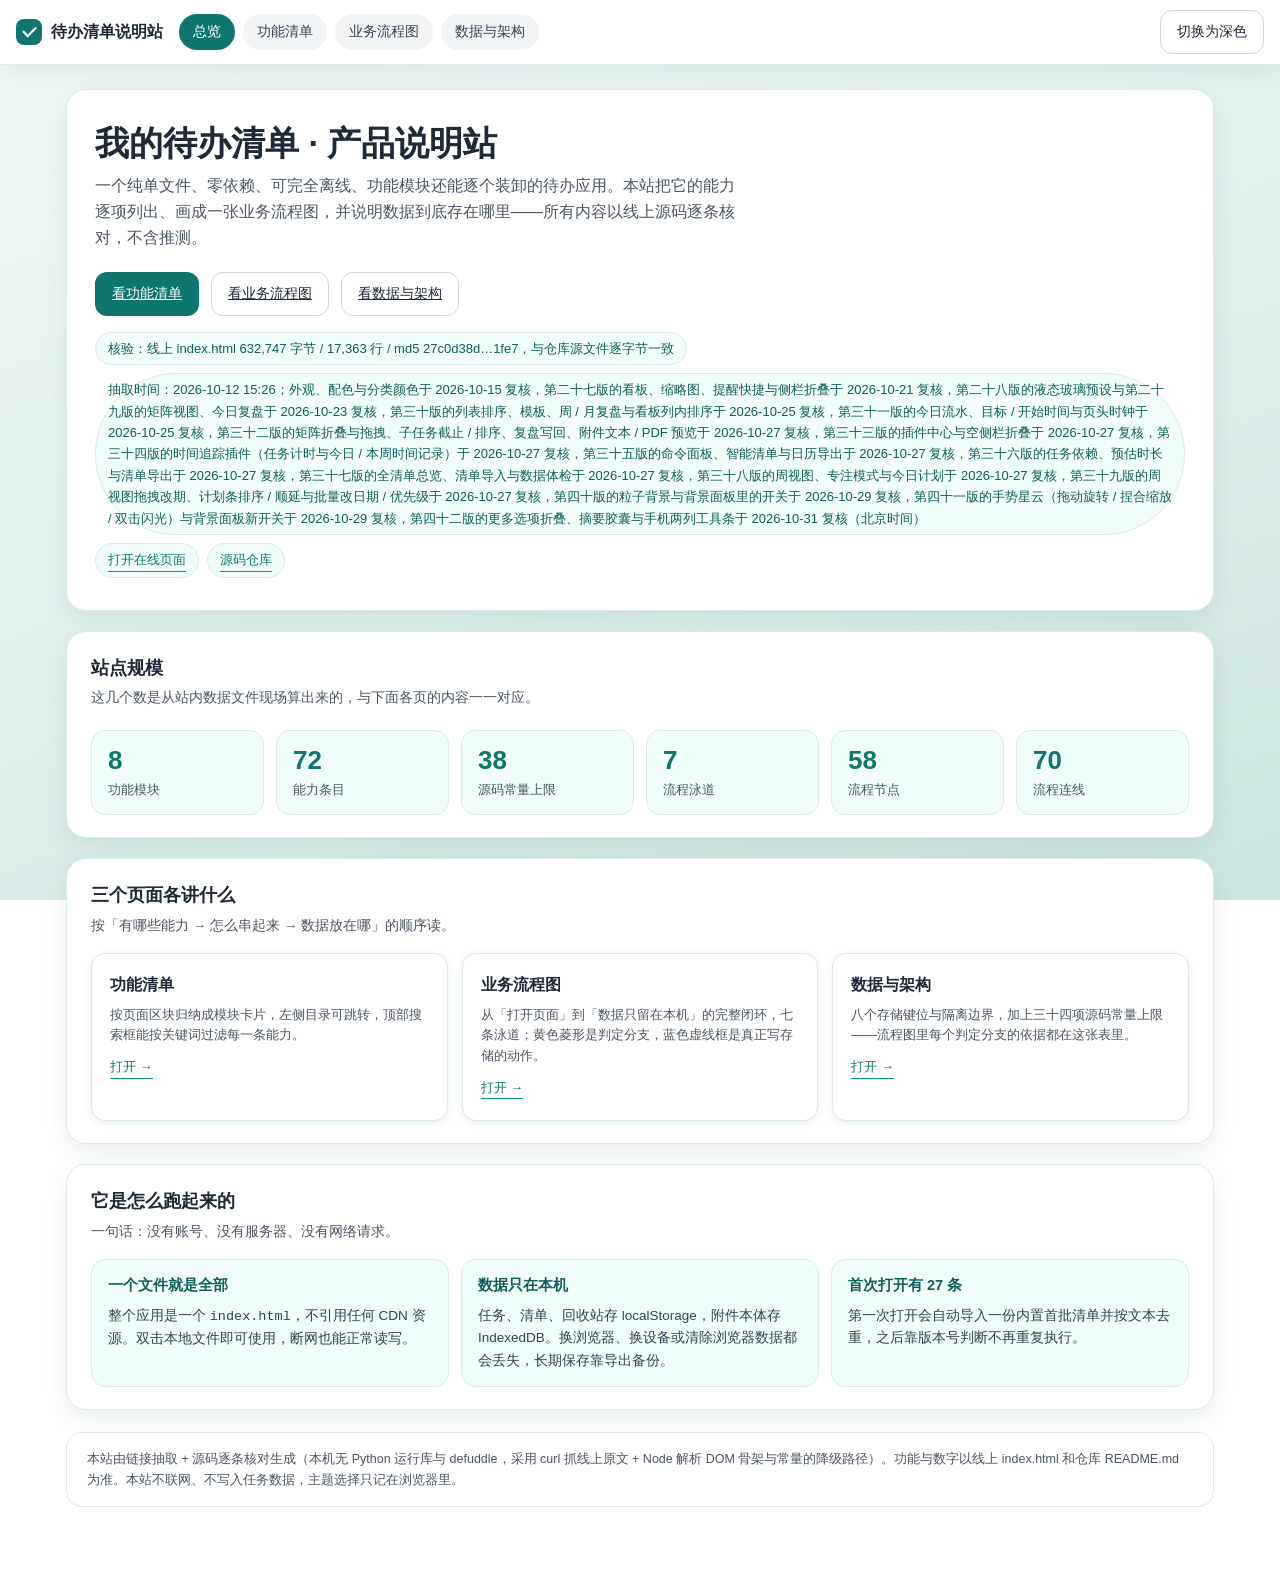
<file: site/index.html>
<!DOCTYPE html>
<html lang="zh-CN">
<head>
<meta charset="utf-8">
<meta name="viewport" content="width=device-width, initial-scale=1">
<title>我的待办清单 · 产品说明站</title>
<script>try{var t=localStorage.getItem('flowdoc.theme');if(t==='dark'||(!t&&window.matchMedia('(prefers-color-scheme: dark)').matches))document.documentElement.dataset.theme='dark';}catch(e){}</script>
<link rel="stylesheet" href="assets/tokens.css">
<link rel="stylesheet" href="assets/site.css">
</head>
<body>
<nav class="site-nav">
  <div class="nav-inner">
    <a class="brand" href="index.html"><i aria-hidden="true"></i>待办清单说明站</a>
    <div class="nav-links">
      <a href="index.html">总览</a>
      <a href="features.html">功能清单</a>
      <a href="flow.html">业务流程图</a>
      <a href="data.html">数据与架构</a>
    </div>
    <span class="nav-spacer"></span>
    <button type="button" class="btn" data-theme-toggle>切换为深色</button>
  </div>
</nav>

<div class="shell">
  <section class="hero">
    <h1>我的待办清单 · 产品说明站</h1>
    <p class="lead">一个纯单文件、零依赖、可完全离线、功能模块还能逐个装卸的待办应用。本站把它的能力逐项列出、画成一张业务流程图，并说明数据到底存在哪里——所有内容以线上源码逐条核对，不含推测。</p>
    <div class="cta">
      <a class="btn primary" href="features.html">看功能清单</a>
      <a class="btn" href="flow.html">看业务流程图</a>
      <a class="btn" href="data.html">看数据与架构</a>
    </div>
    <div class="chip-row">
      <span class="chip" data-meta="verified"></span>
      <span class="chip" data-meta="extracted"></span>
      <span class="chip"><a data-meta="source" href="https://wscts1204-maker.github.io/todo-list/" target="_blank" rel="noreferrer"></a></span>
      <span class="chip"><a data-meta="repo" href="https://github.com/wscts1204-maker/todo-list" target="_blank" rel="noreferrer"></a></span>
    </div>
  </section>

  <section class="card">
    <h2>站点规模</h2>
    <p class="sub">这几个数是从站内数据文件现场算出来的，与下面各页的内容一一对应。</p>
    <div class="stat-strip">
      <div class="stat"><b data-count="modules">8</b><span>功能模块</span></div>
      <div class="stat"><b data-count="features">72</b><span>能力条目</span></div>
      <div class="stat"><b data-count="numbers">38</b><span>源码常量上限</span></div>
      <div class="stat"><b data-count="lanes">7</b><span>流程泳道</span></div>
      <div class="stat"><b data-count="nodes">58</b><span>流程节点</span></div>
      <div class="stat"><b data-count="edges">70</b><span>流程连线</span></div>
    </div>
  </section>

  <section class="card">
    <h2>三个页面各讲什么</h2>
    <p class="sub">按「有哪些能力 → 怎么串起来 → 数据放在哪」的顺序读。</p>
    <div class="nav-cards">
      <a href="features.html">
        <b>功能清单</b>
        <em>按页面区块归纳成模块卡片，左侧目录可跳转，顶部搜索框能按关键词过滤每一条能力。</em>
        <u>打开 →</u>
      </a>
      <a href="flow.html">
        <b>业务流程图</b>
        <em>从「打开页面」到「数据只留在本机」的完整闭环，七条泳道；黄色菱形是判定分支，蓝色虚线框是真正写存储的动作。</em>
        <u>打开 →</u>
      </a>
      <a href="data.html">
        <b>数据与架构</b>
        <em>八个存储键位与隔离边界，加上三十四项源码常量上限——流程图里每个判定分支的依据都在这张表里。</em>
        <u>打开 →</u>
      </a>
    </div>
  </section>

  <section class="card">
    <h2>它是怎么跑起来的</h2>
    <p class="sub">一句话：没有账号、没有服务器、没有网络请求。</p>
    <div class="store-grid">
      <div class="store">
        <h3>一个文件就是全部</h3>
        <p>整个应用是一个 <code>index.html</code>，不引用任何 CDN 资源。双击本地文件即可使用，断网也能正常读写。</p>
      </div>
      <div class="store">
        <h3>数据只在本机</h3>
        <p>任务、清单、回收站存 localStorage，附件本体存 IndexedDB。换浏览器、换设备或清除浏览器数据都会丢失，长期保存靠导出备份。</p>
      </div>
      <div class="store">
        <h3>首次打开有 27 条</h3>
        <p>第一次打开会自动导入一份内置首批清单并按文本去重，之后靠版本号判断不再重复执行。</p>
      </div>
    </div>
  </section>

  <footer class="site-foot">
    本站由链接抽取 + 源码逐条核对生成（本机无 Python 运行库与 defuddle，采用 curl 抓线上原文 + Node 解析 DOM 骨架与常量的降级路径）。功能与数字以线上 index.html 和仓库 README.md 为准。本站不联网、不写入任务数据，主题选择只记在浏览器里。
  </footer>
</div>

<script src="assets/data.js"></script>
<script src="assets/site.js"></script>
</body>
</html>
</file>
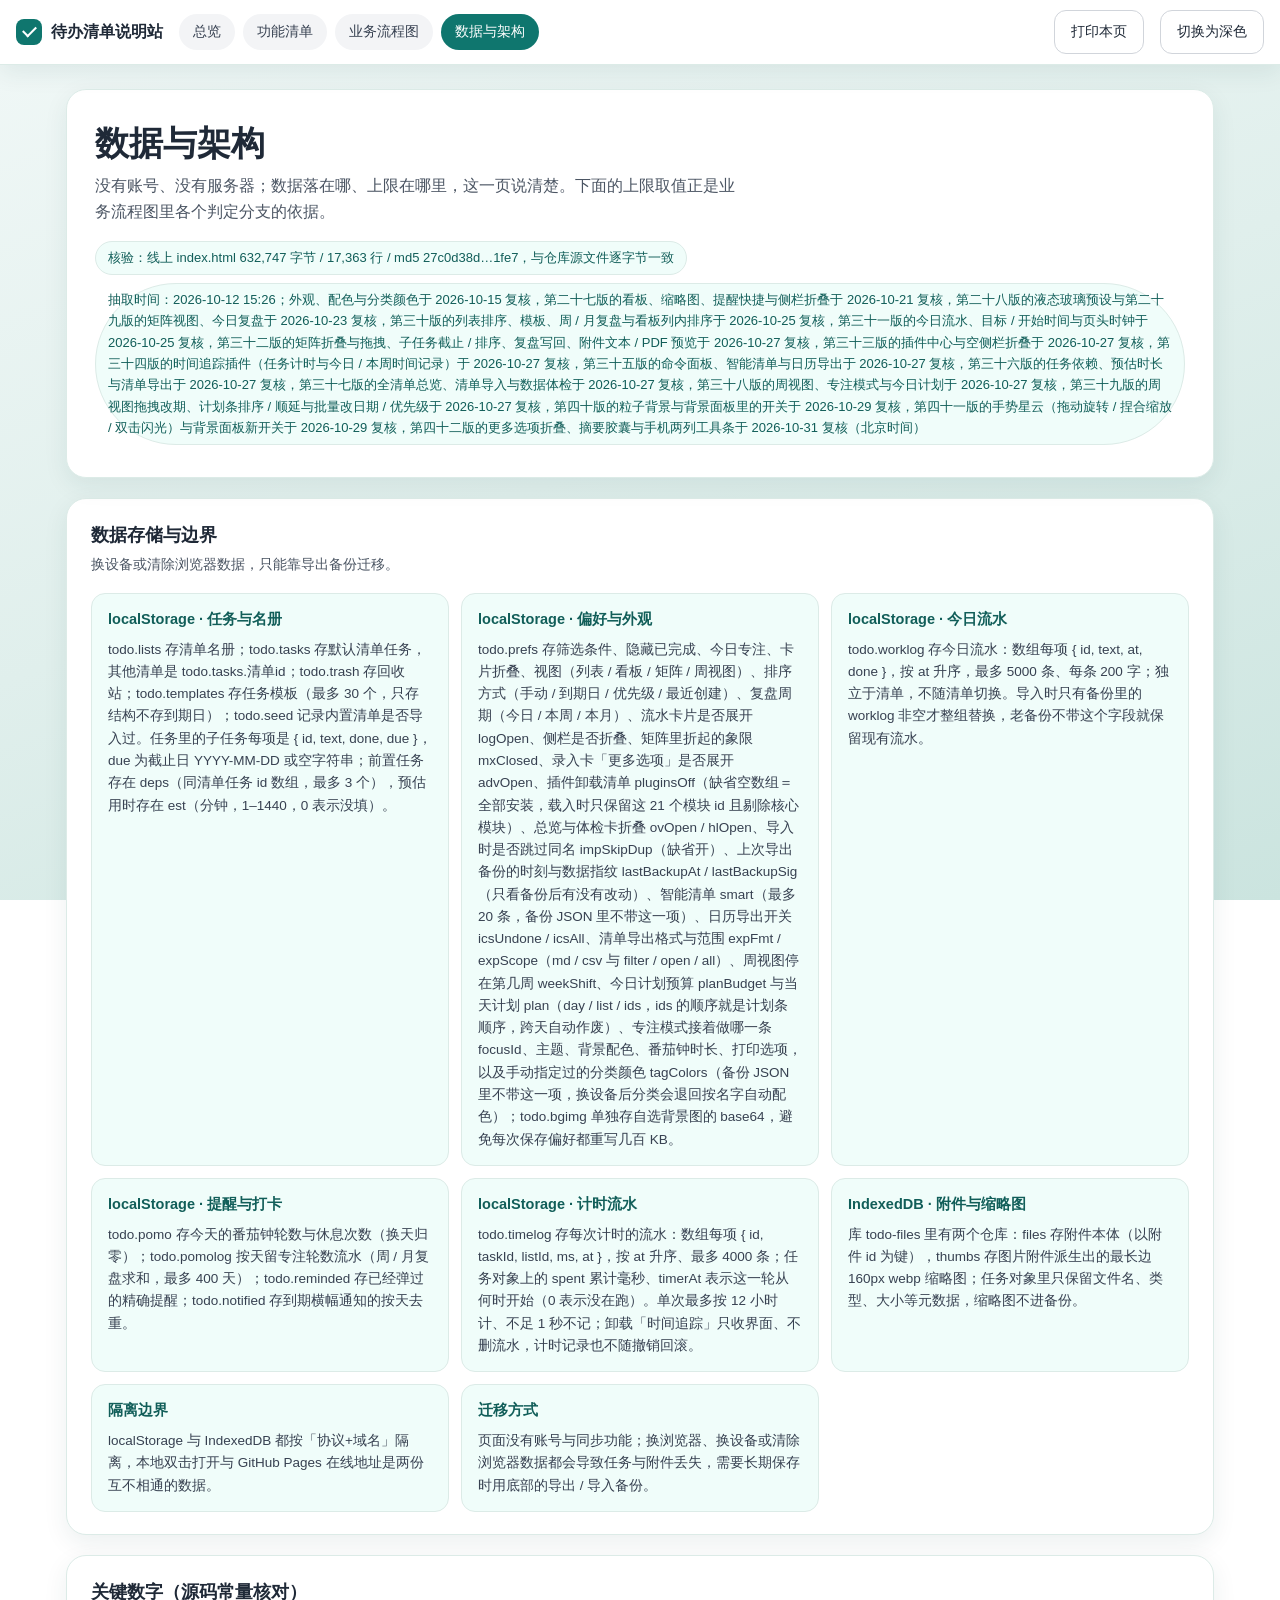
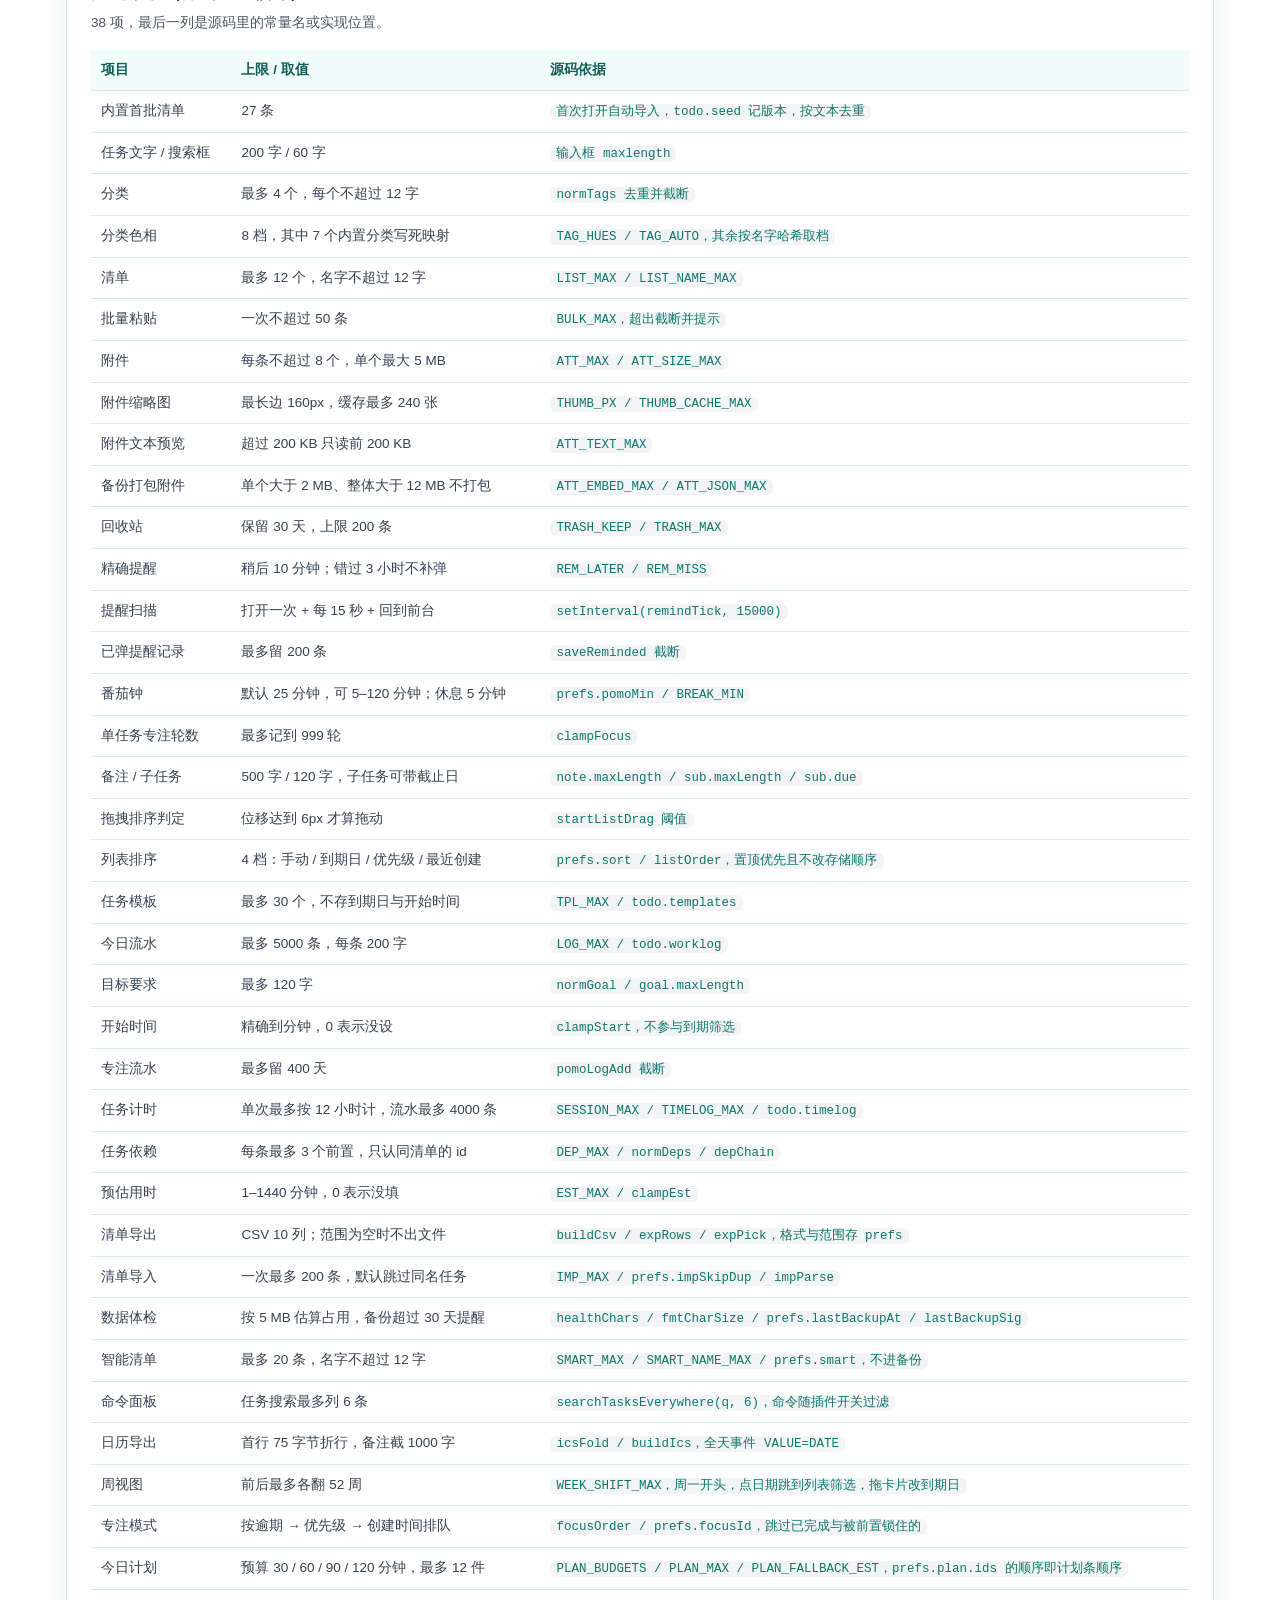
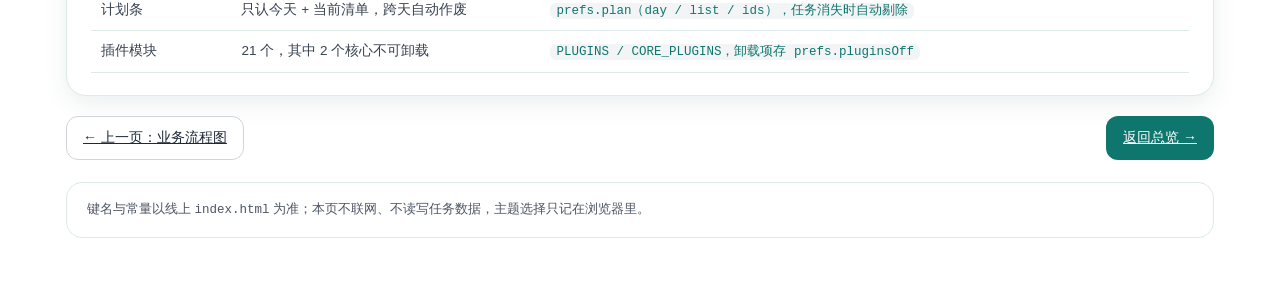
<file: site/data.html>
<!DOCTYPE html>
<html lang="zh-CN">
<head>
<meta charset="utf-8">
<meta name="viewport" content="width=device-width, initial-scale=1">
<title>数据与架构 · 我的待办清单</title>
<script>try{var t=localStorage.getItem('flowdoc.theme');if(t==='dark'||(!t&&window.matchMedia('(prefers-color-scheme: dark)').matches))document.documentElement.dataset.theme='dark';}catch(e){}</script>
<link rel="stylesheet" href="assets/tokens.css">
<link rel="stylesheet" href="assets/site.css">
</head>
<body>
<nav class="site-nav">
  <div class="nav-inner">
    <a class="brand" href="index.html"><i aria-hidden="true"></i>待办清单说明站</a>
    <div class="nav-links">
      <a href="index.html">总览</a>
      <a href="features.html">功能清单</a>
      <a href="flow.html">业务流程图</a>
      <a href="data.html">数据与架构</a>
    </div>
    <span class="nav-spacer"></span>
    <button type="button" class="btn" data-print>打印本页</button>
    <button type="button" class="btn" data-theme-toggle>切换为深色</button>
  </div>
</nav>

<div class="shell">
  <section class="hero">
    <h1>数据与架构</h1>
    <p class="lead">没有账号、没有服务器；数据落在哪、上限在哪里，这一页说清楚。下面的上限取值正是业务流程图里各个判定分支的依据。</p>
    <div class="chip-row">
      <span class="chip" data-meta="verified"></span>
      <span class="chip" data-meta="extracted"></span>
    </div>
  </section>

  <section class="card">
    <h2>数据存储与边界</h2>
    <p class="sub" id="store-note">换设备或清除浏览器数据，只能靠导出备份迁移。</p>
    <div class="store-grid" id="store-grid"></div>
  </section>

  <section class="card">
    <h2>关键数字（源码常量核对）</h2>
    <p class="sub"><span id="num-count">38 项</span>，最后一列是源码里的常量名或实现位置。</p>
    <div class="table-wrap">
      <table class="num" id="num-table"></table>
    </div>
  </section>

  <div class="pager">
    <a class="btn" href="flow.html">← 上一页：业务流程图</a>
    <a class="btn primary" href="index.html">返回总览 →</a>
  </div>

  <footer class="site-foot">
    键名与常量以线上 <code>index.html</code> 为准；本页不联网、不读写任务数据，主题选择只记在浏览器里。
  </footer>
</div>

<script src="assets/data.js"></script>
<script src="assets/site.js"></script>
<script src="assets/pages.js"></script>
</body>
</html>
</file>
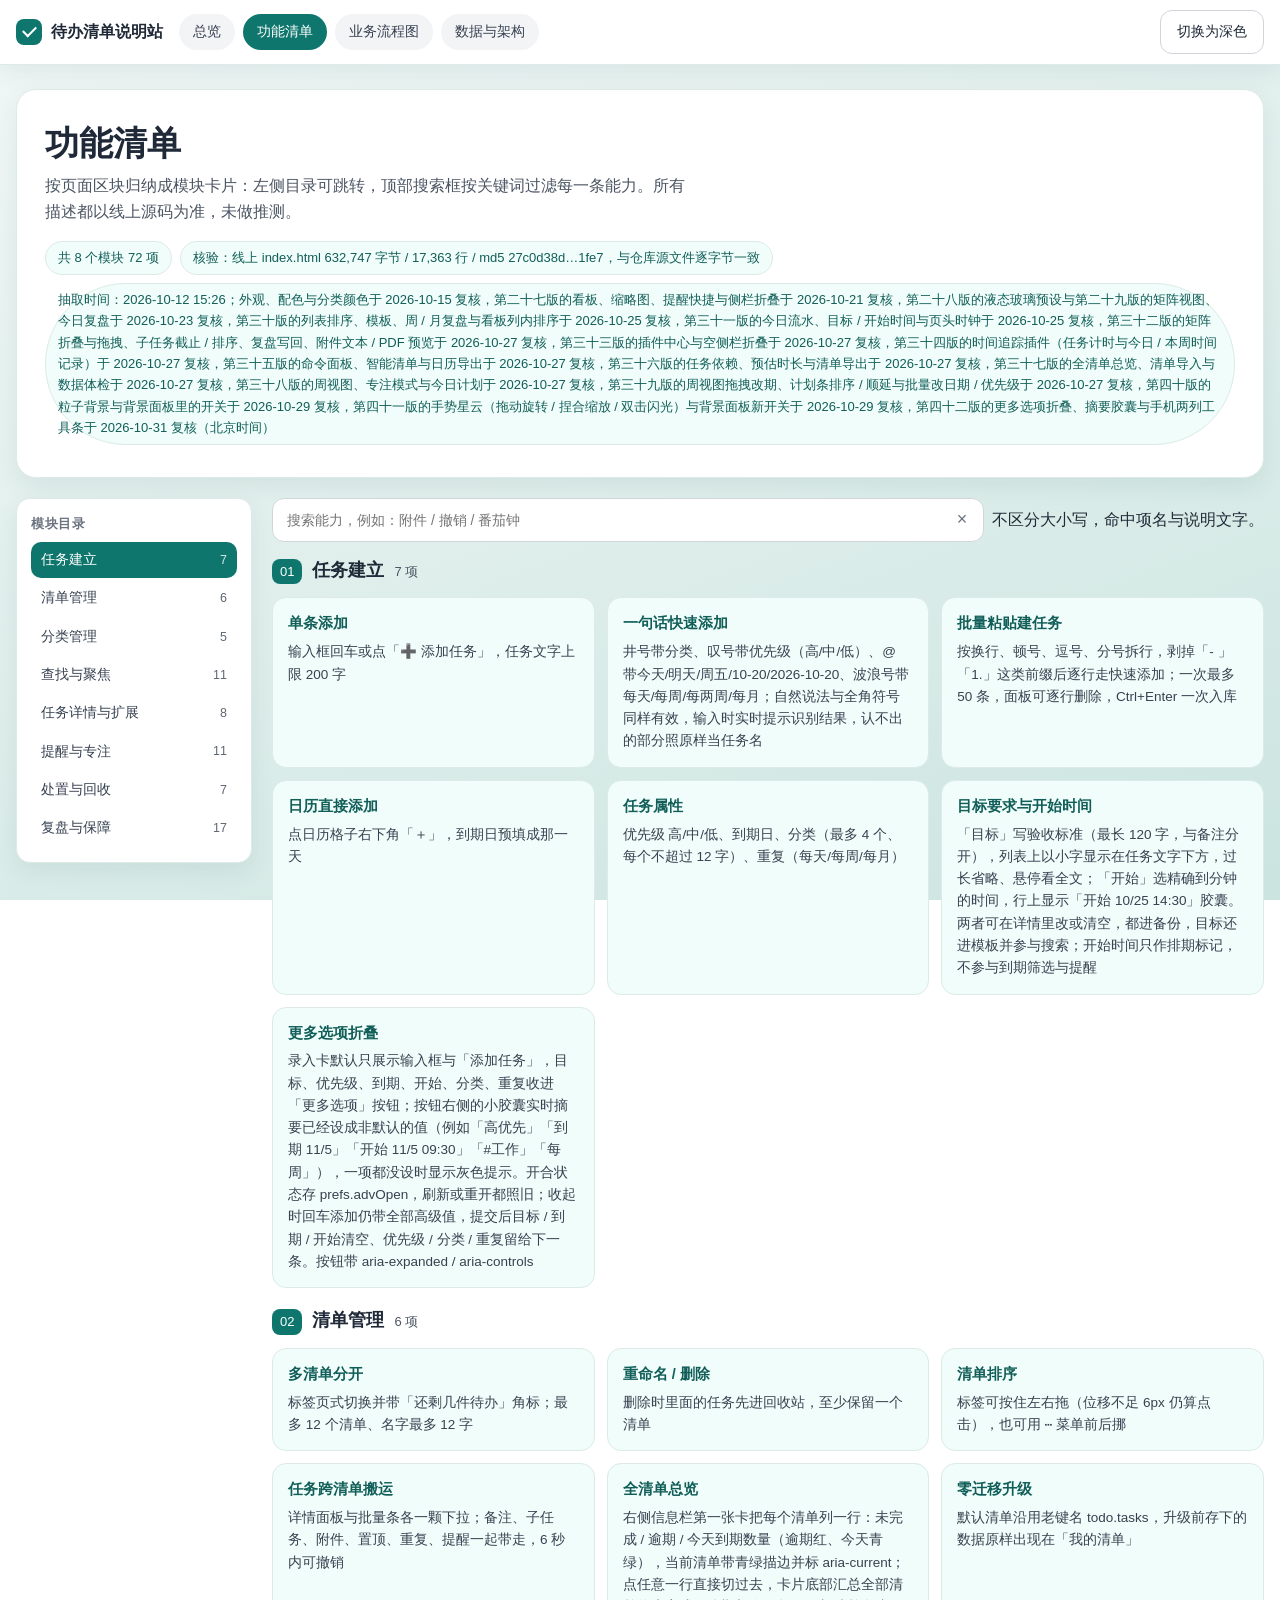
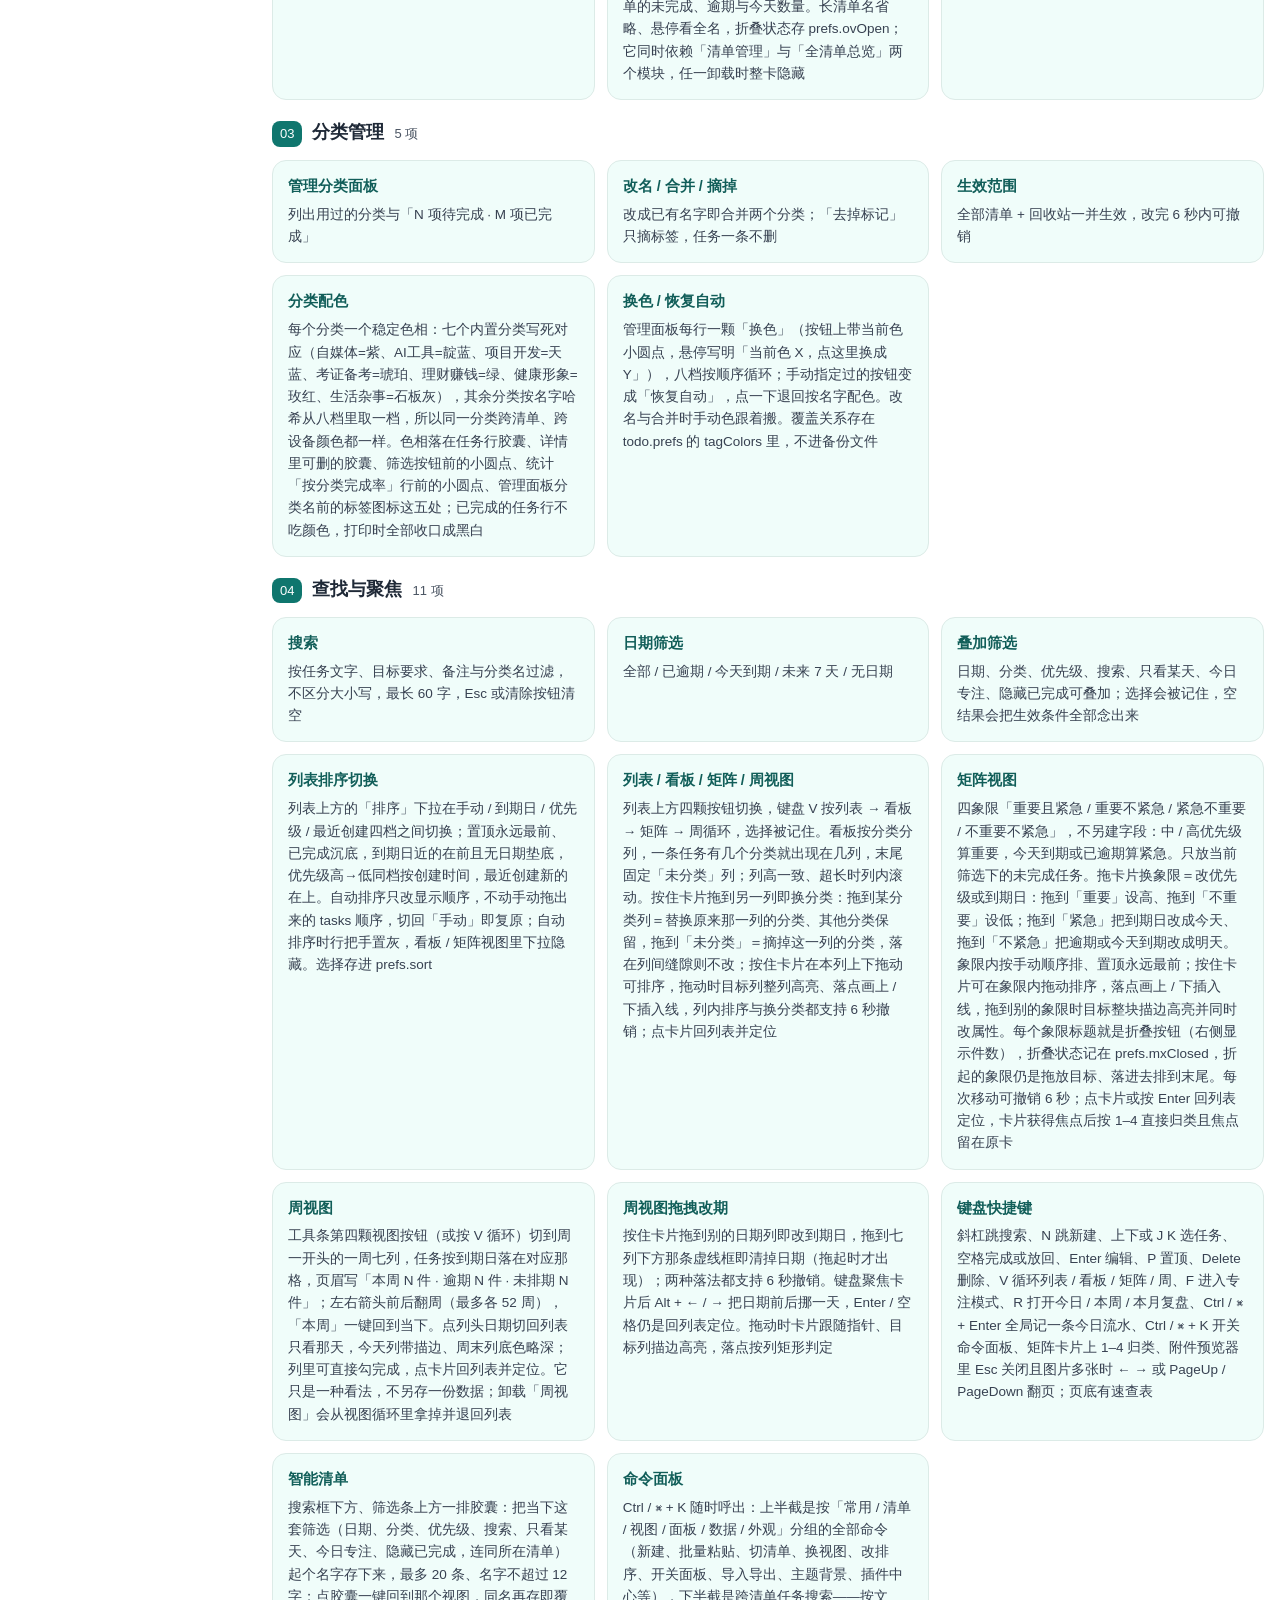
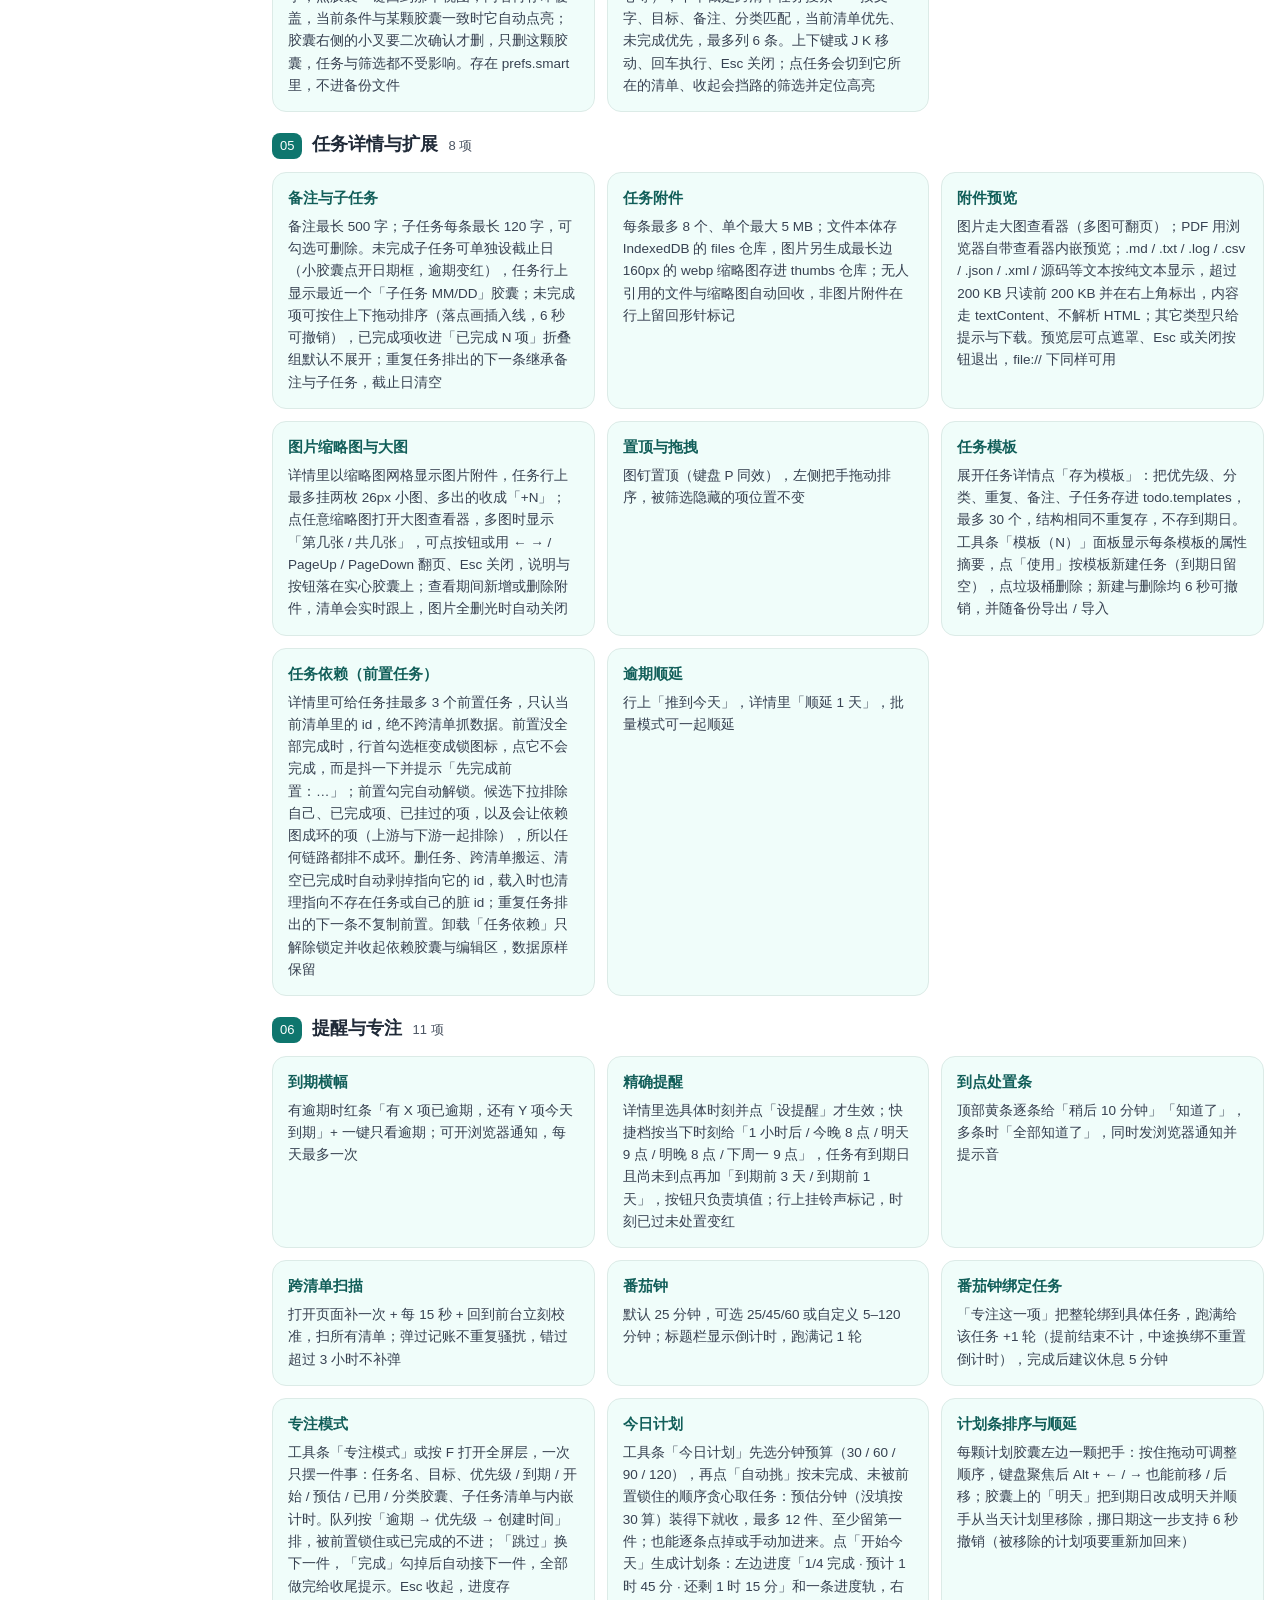
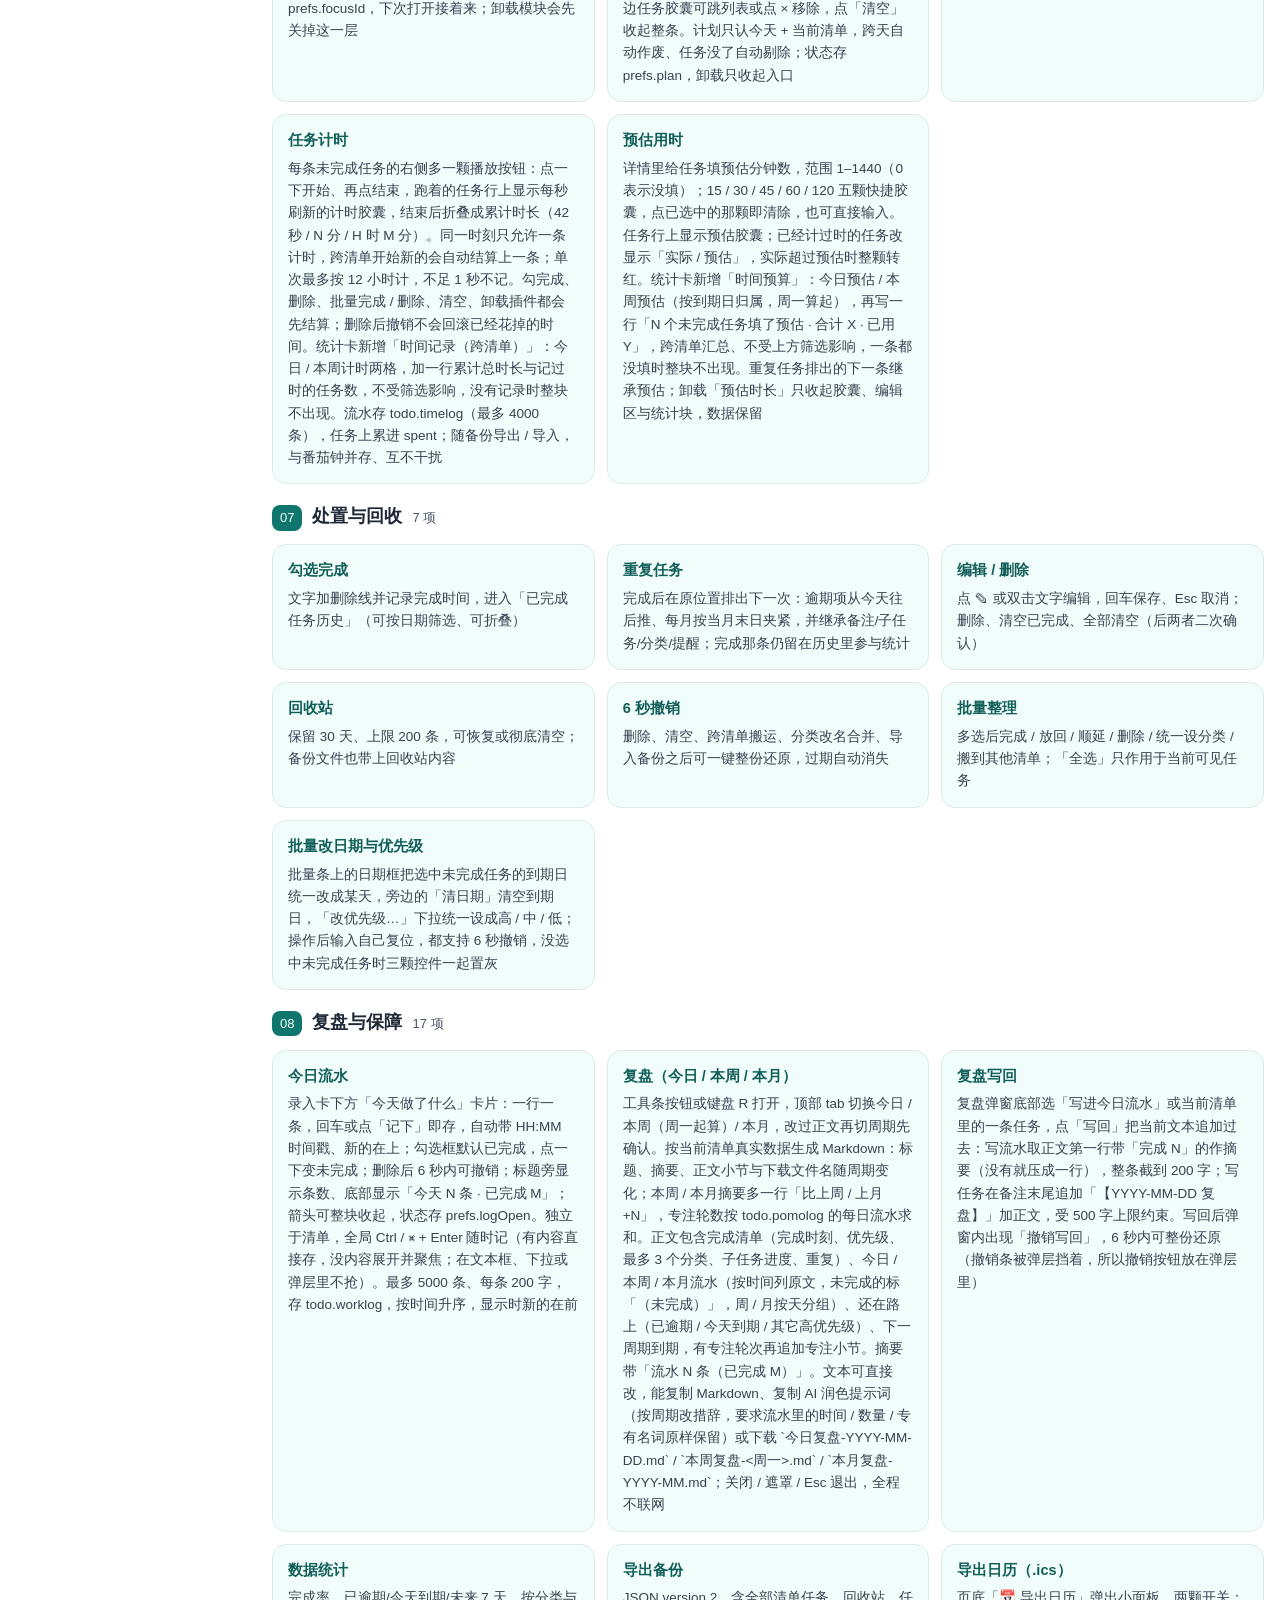
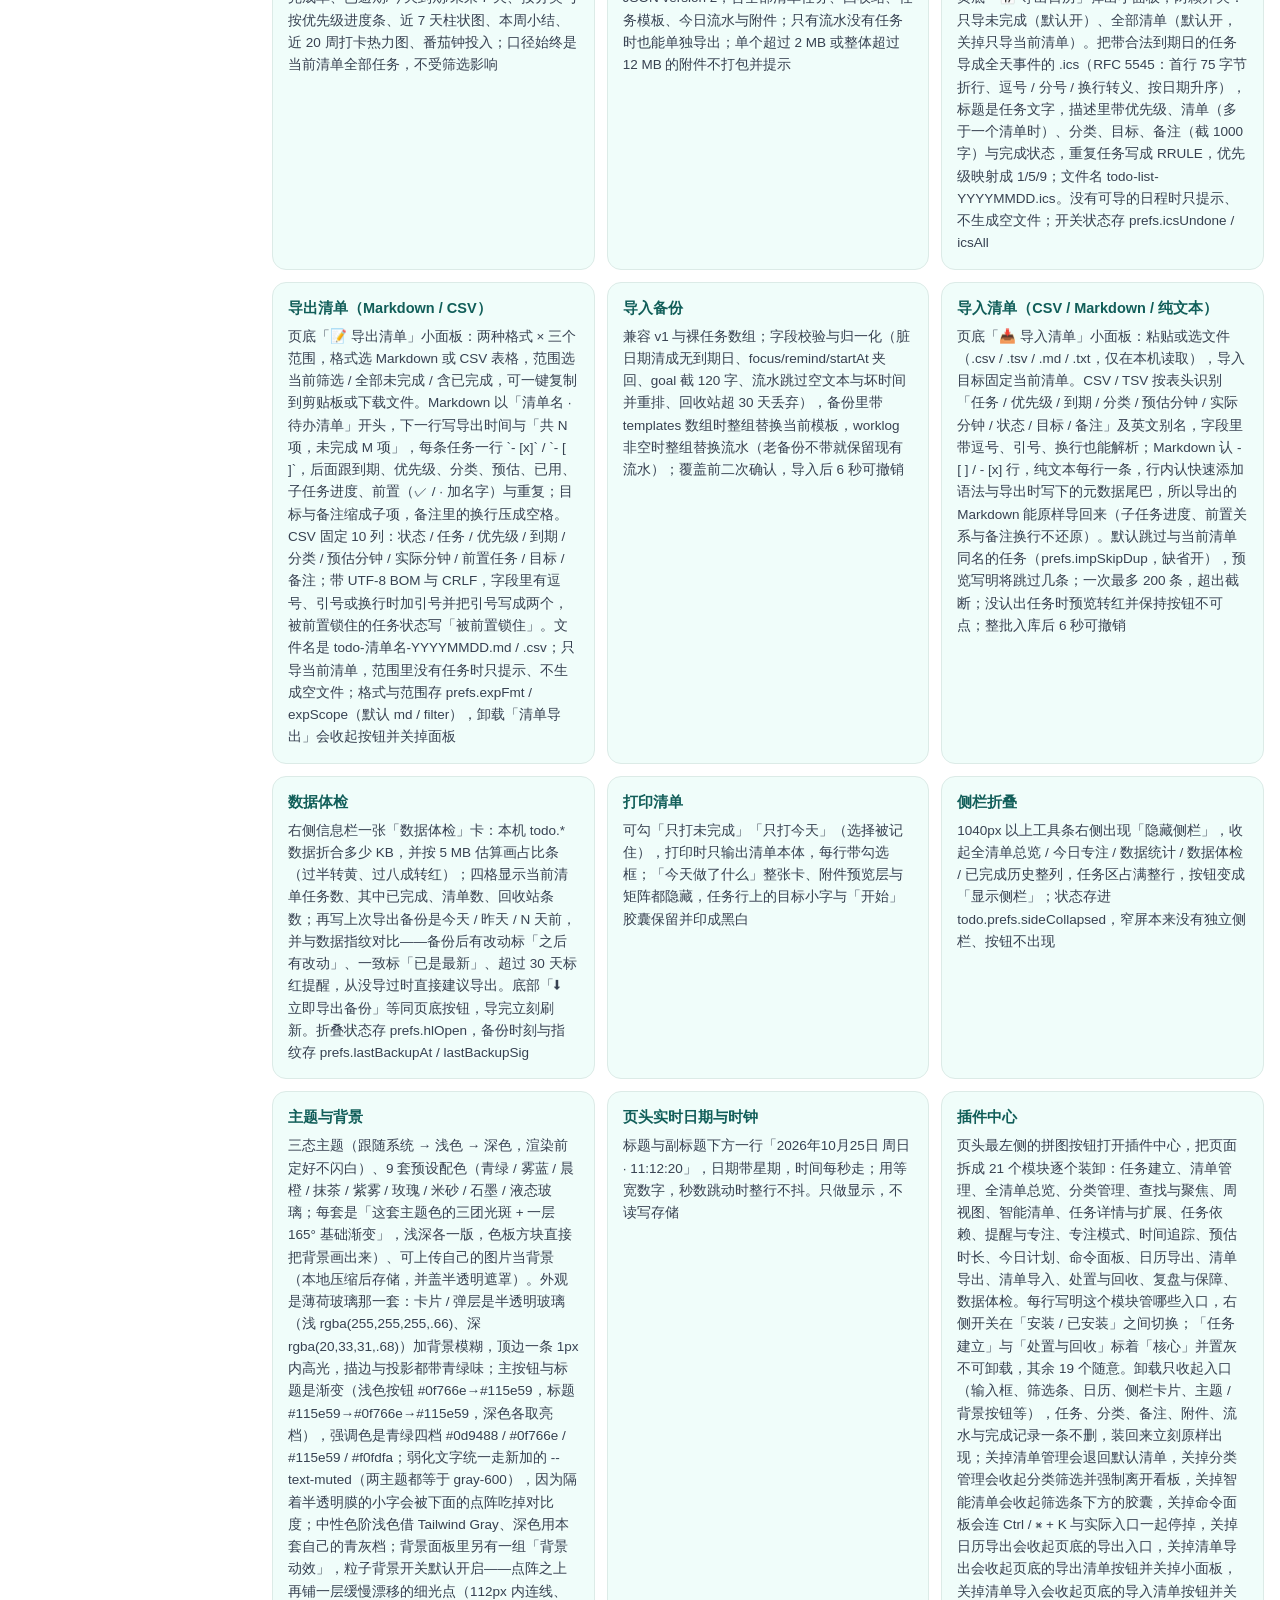
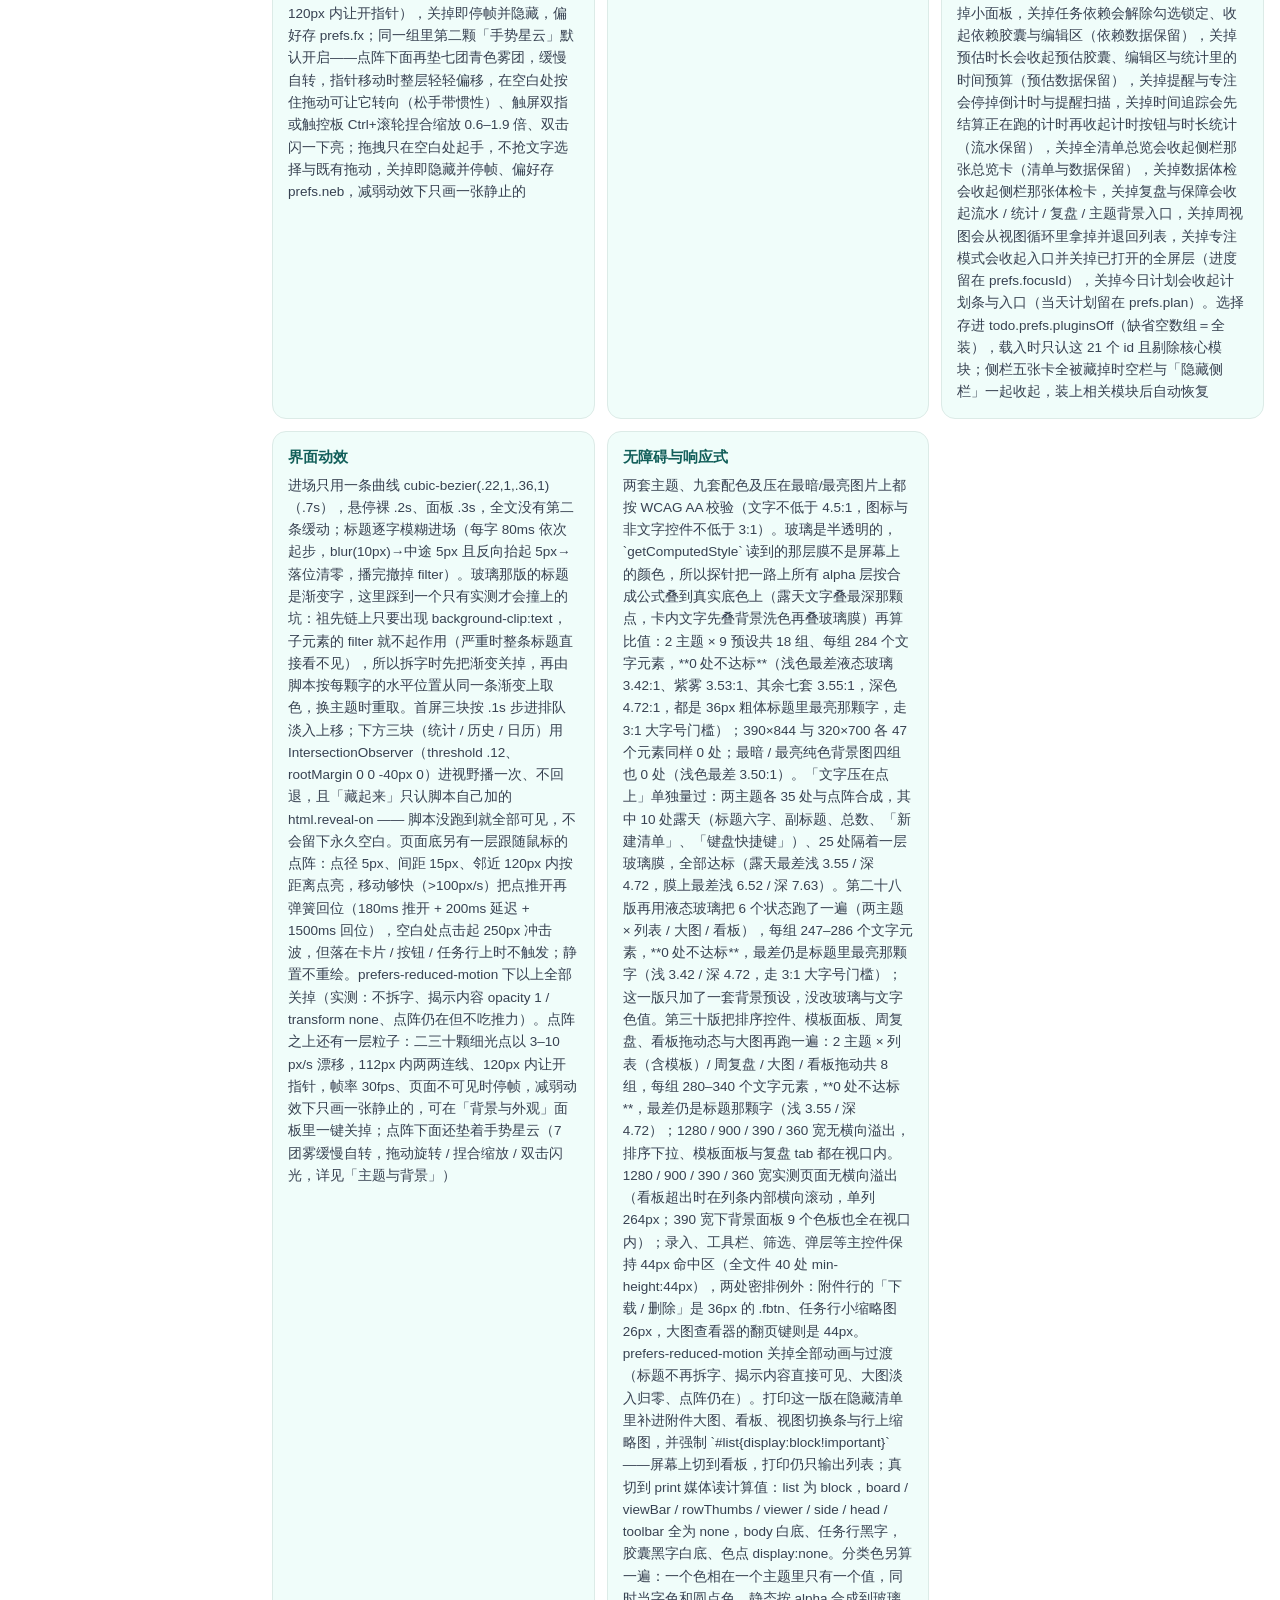
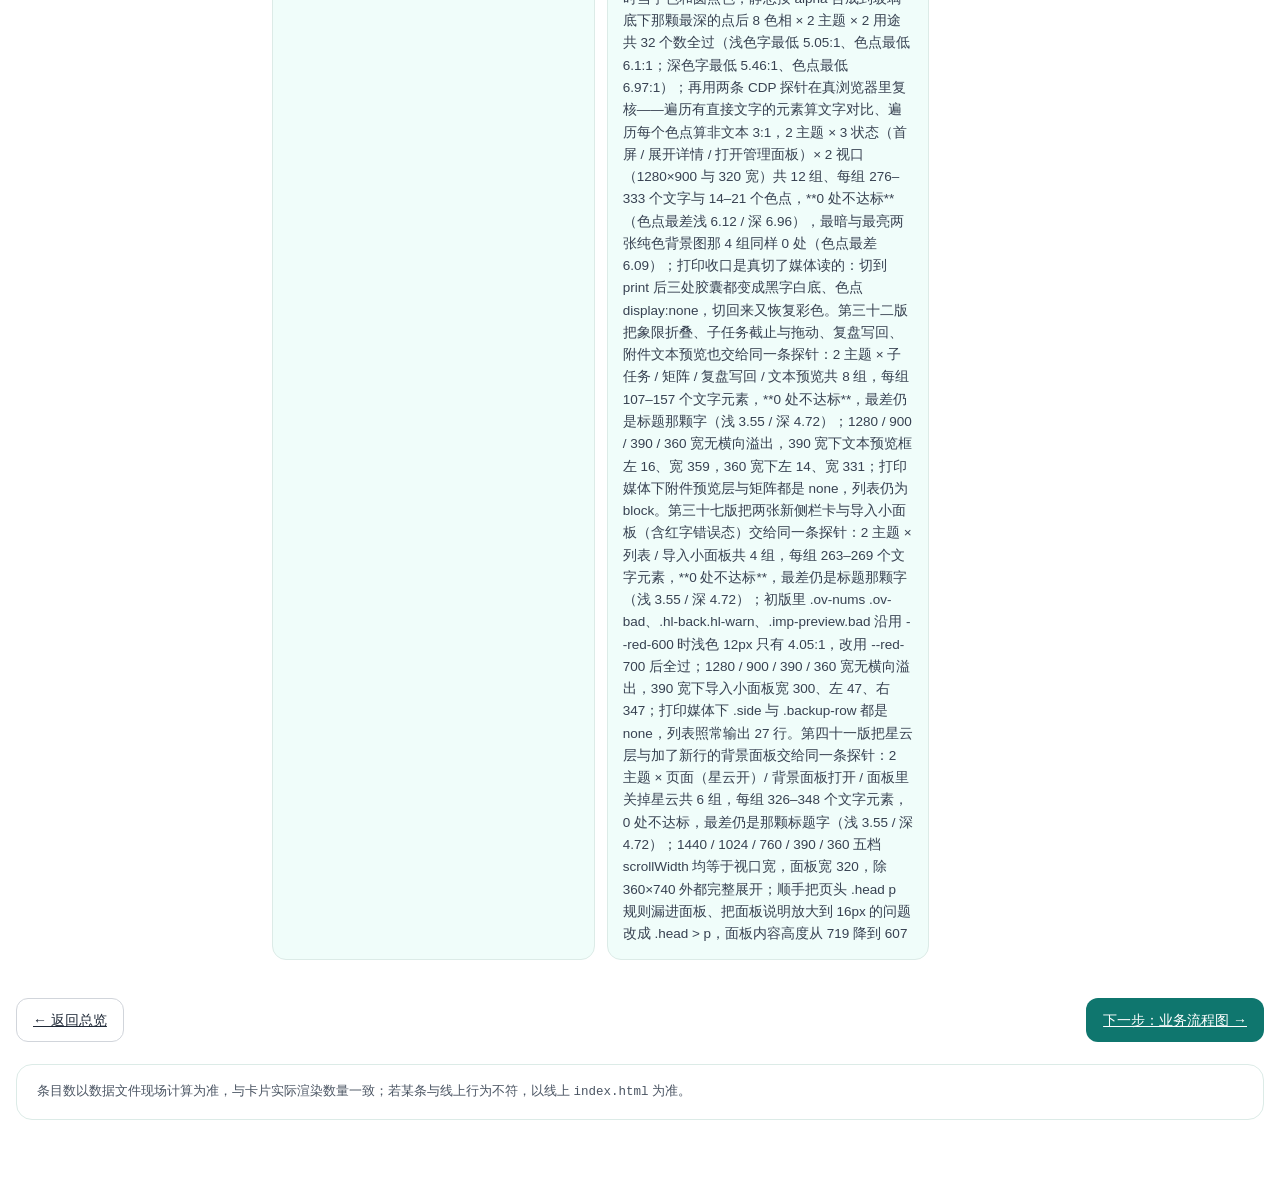
<file: site/features.html>
<!DOCTYPE html>
<html lang="zh-CN">
<head>
<meta charset="utf-8">
<meta name="viewport" content="width=device-width, initial-scale=1">
<title>功能清单 · 我的待办清单</title>
<script>try{var t=localStorage.getItem('flowdoc.theme');if(t==='dark'||(!t&&window.matchMedia('(prefers-color-scheme: dark)').matches))document.documentElement.dataset.theme='dark';}catch(e){}</script>
<link rel="stylesheet" href="assets/tokens.css">
<link rel="stylesheet" href="assets/site.css">
</head>
<body>
<nav class="site-nav">
  <div class="nav-inner">
    <a class="brand" href="index.html"><i aria-hidden="true"></i>待办清单说明站</a>
    <div class="nav-links">
      <a href="index.html">总览</a>
      <a href="features.html">功能清单</a>
      <a href="flow.html">业务流程图</a>
      <a href="data.html">数据与架构</a>
    </div>
    <span class="nav-spacer"></span>
    <button type="button" class="btn" data-theme-toggle>切换为深色</button>
  </div>
</nav>

<div class="shell wide">
  <section class="hero">
    <h1>功能清单</h1>
    <p class="lead">按页面区块归纳成模块卡片：左侧目录可跳转，顶部搜索框按关键词过滤每一条能力。所有描述都以线上源码为准，未做推测。</p>
    <div class="chip-row">
      <span class="chip" id="feat-total">共 8 个模块 71 项</span>
      <span class="chip" data-meta="verified"></span>
      <span class="chip" data-meta="extracted"></span>
    </div>
  </section>

  <div class="split grid-gap">
    <aside class="side-toc">
      <h3>模块目录</h3>
      <ol id="side-toc"></ol>
    </aside>

    <div>
      <div class="filter-bar">
        <span class="search-field">
          <input type="search" id="feat-search" placeholder="搜索能力，例如：附件 / 撤销 / 番茄钟" aria-label="搜索能力条目">
          <button type="button" id="feat-clear" aria-label="清空搜索">×</button>
        </span>
        <span class="hint">不区分大小写，命中项名与说明文字。</span>
      </div>
      <div id="mod-list"></div>
    </div>
  </div>

  <div class="pager">
    <a class="btn" href="index.html">← 返回总览</a>
    <a class="btn primary" href="flow.html">下一步：业务流程图 →</a>
  </div>

  <footer class="site-foot">
    条目数以数据文件现场计算为准，与卡片实际渲染数量一致；若某条与线上行为不符，以线上 <code>index.html</code> 为准。
  </footer>
</div>

<script src="assets/data.js"></script>
<script src="assets/site.js"></script>
<script src="assets/pages.js"></script>
</body>
</html>
</file>
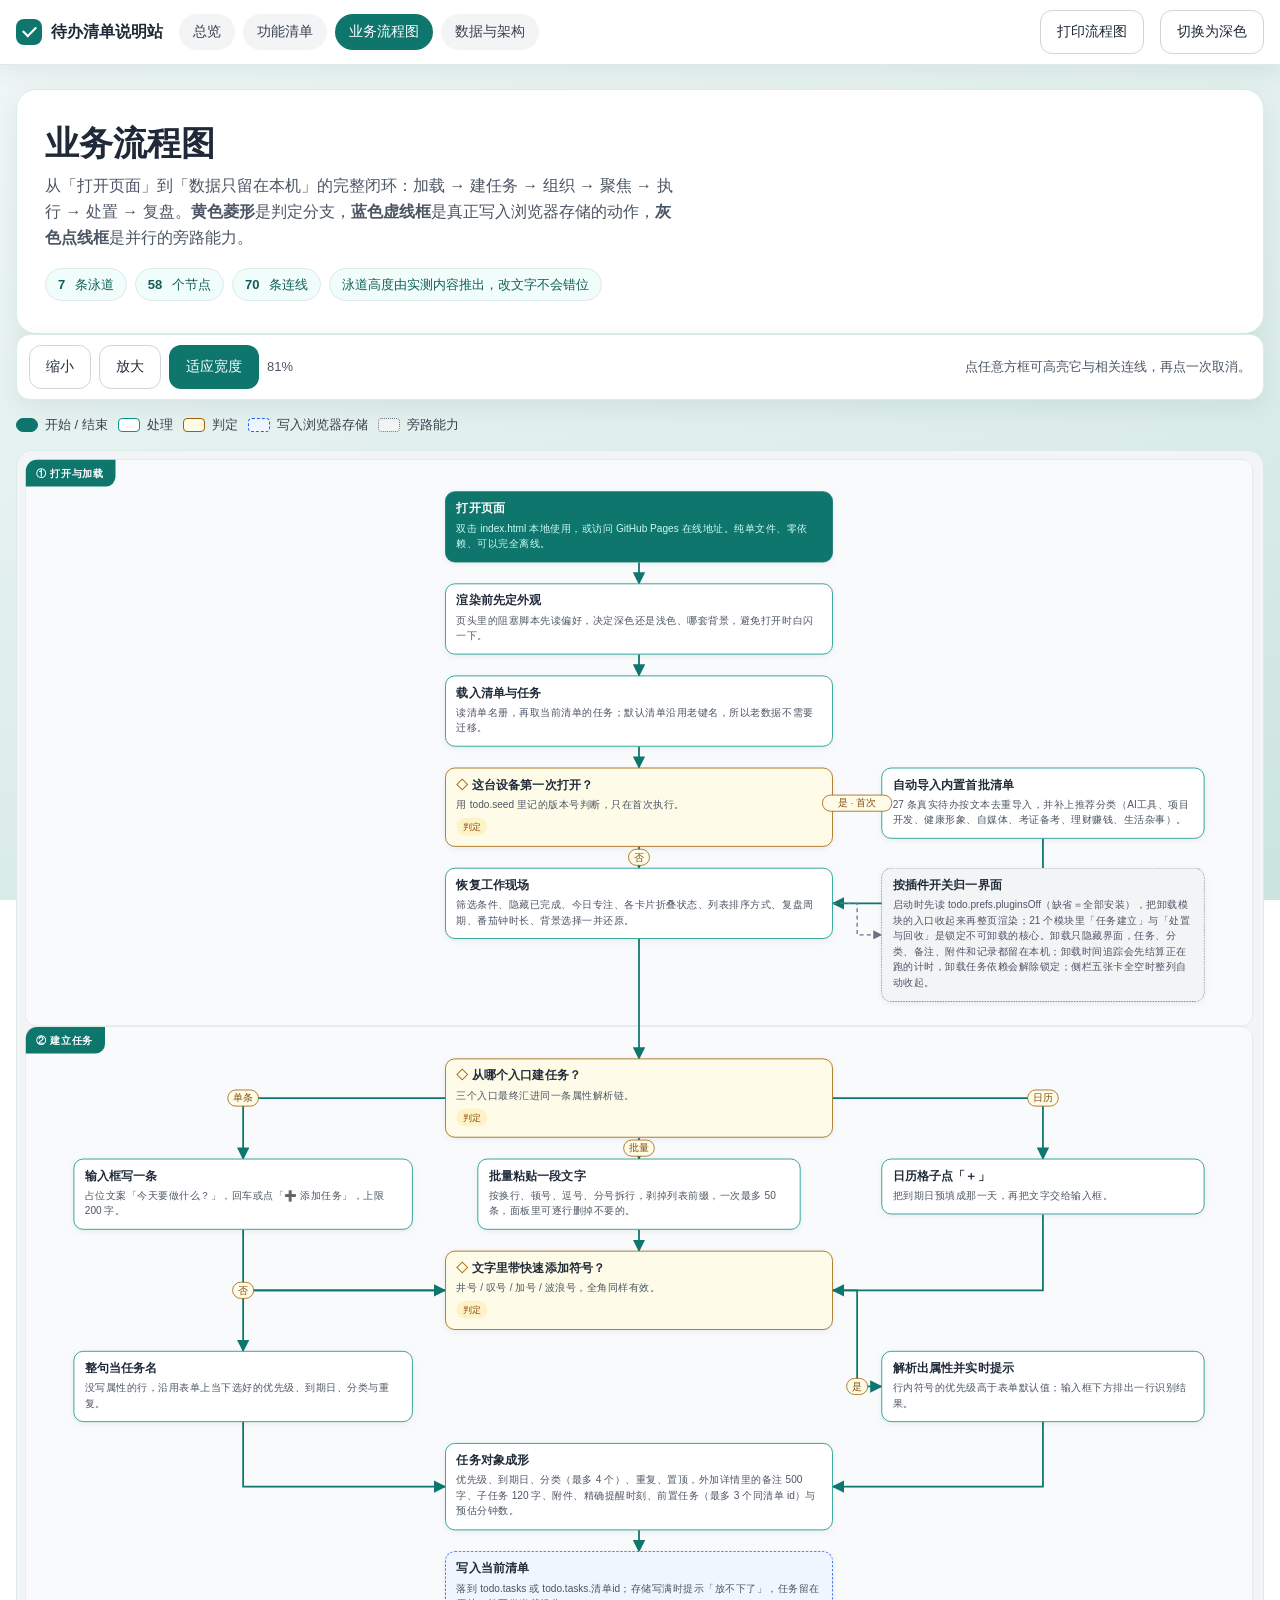
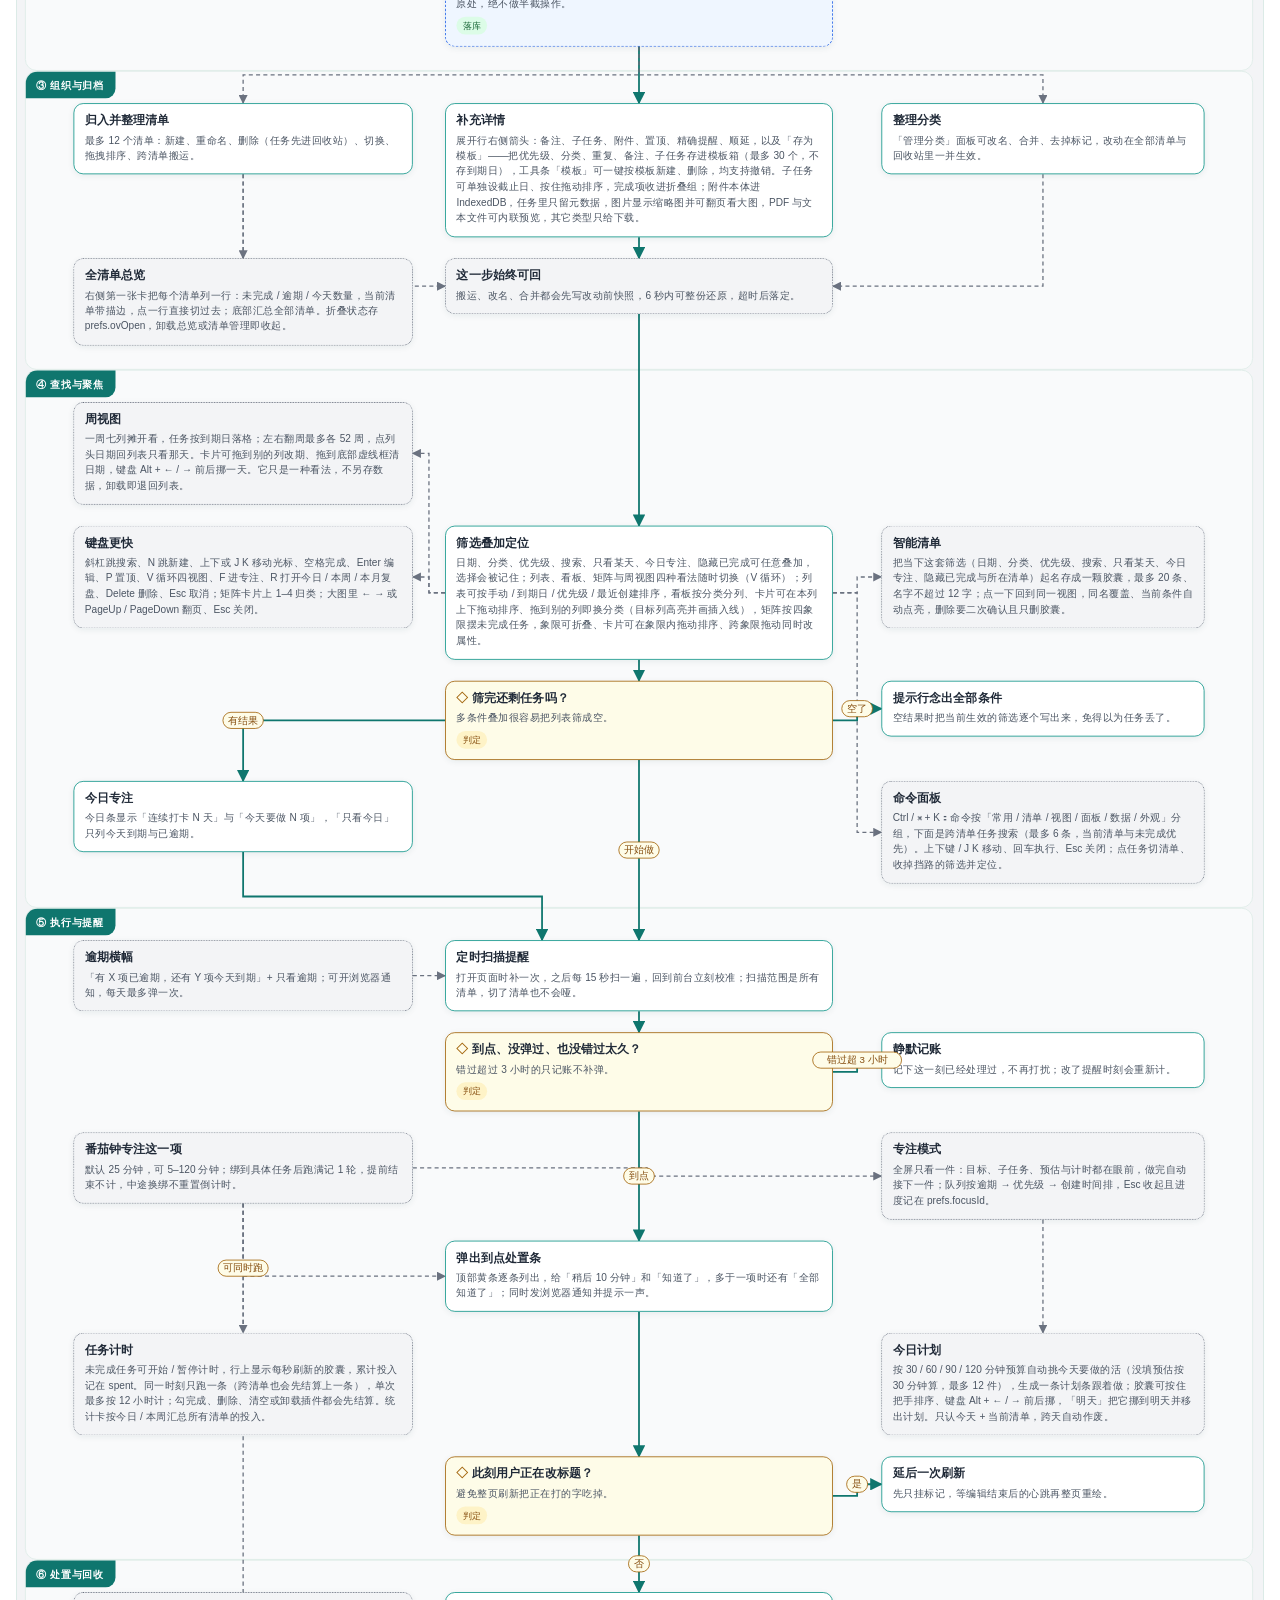
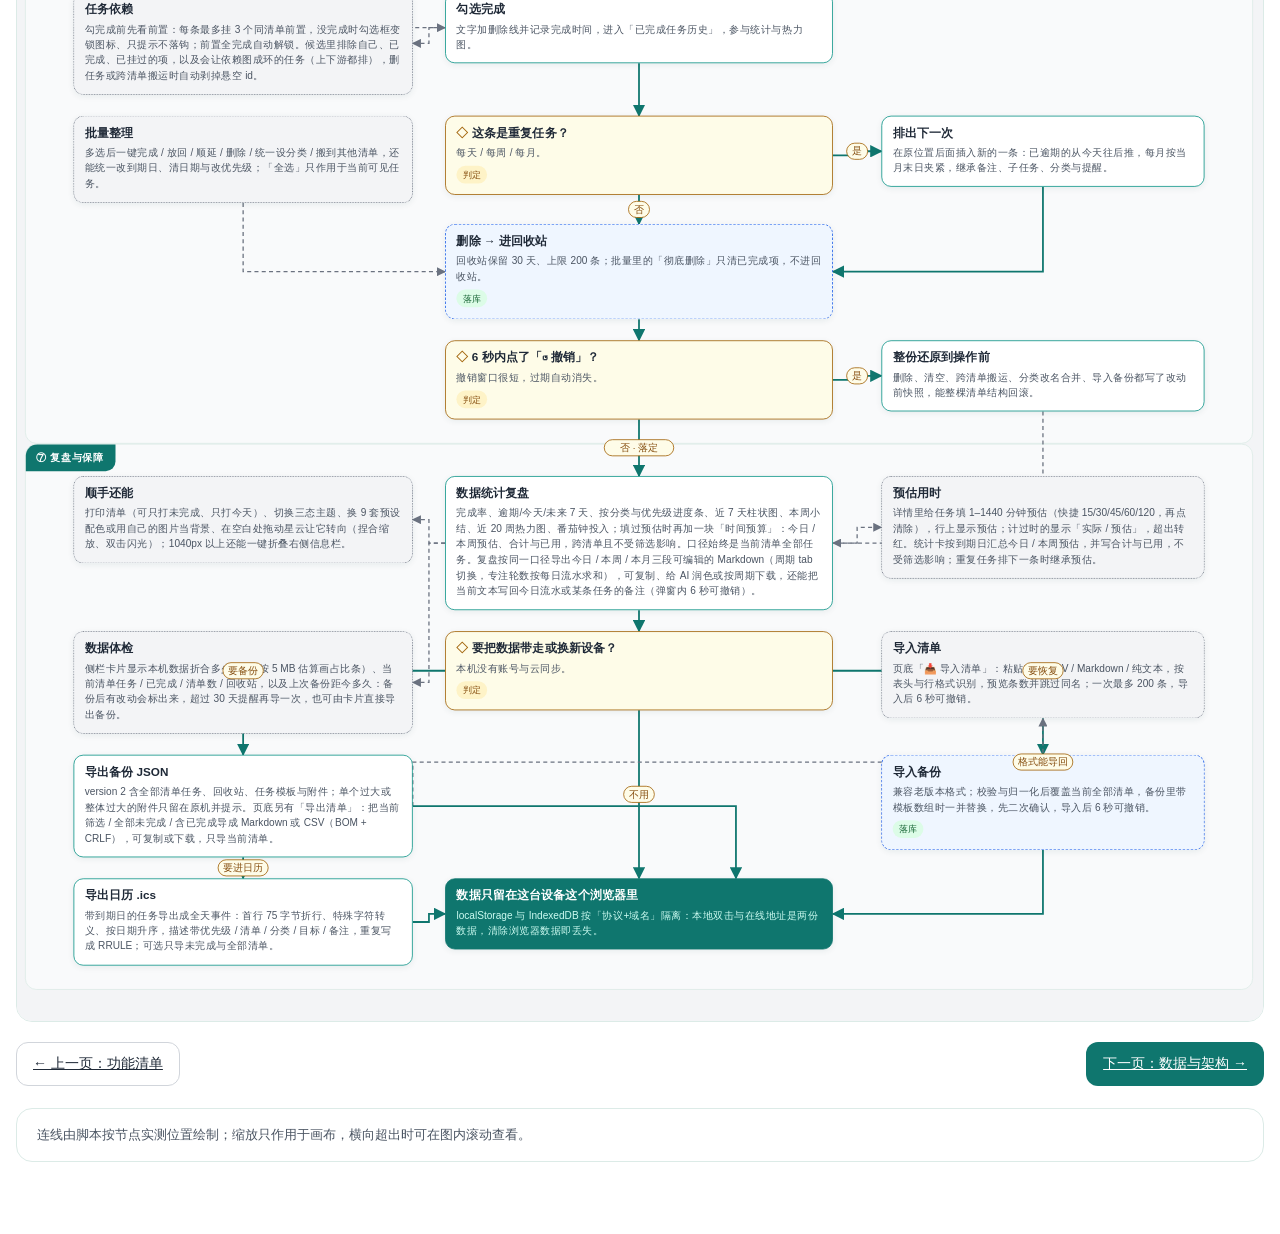
<file: site/flow.html>
<!DOCTYPE html>
<html lang="zh-CN">
<head>
<meta charset="utf-8">
<meta name="viewport" content="width=device-width, initial-scale=1">
<title>业务流程图 · 我的待办清单</title>
<script>try{var t=localStorage.getItem('flowdoc.theme');if(t==='dark'||(!t&&window.matchMedia('(prefers-color-scheme: dark)').matches))document.documentElement.dataset.theme='dark';}catch(e){}</script>
<link rel="stylesheet" href="assets/tokens.css">
<link rel="stylesheet" href="assets/site.css">
<link rel="stylesheet" href="assets/flow.css">
</head>
<body>
<nav class="site-nav">
  <div class="nav-inner">
    <a class="brand" href="index.html"><i aria-hidden="true"></i>待办清单说明站</a>
    <div class="nav-links">
      <a href="index.html">总览</a>
      <a href="features.html">功能清单</a>
      <a href="flow.html">业务流程图</a>
      <a href="data.html">数据与架构</a>
    </div>
    <span class="nav-spacer"></span>
    <button type="button" class="btn" data-print>打印流程图</button>
    <button type="button" class="btn" data-theme-toggle>切换为深色</button>
  </div>
</nav>

<div class="shell wide">
  <section class="hero">
    <h1>业务流程图</h1>
    <p class="lead">从「打开页面」到「数据只留在本机」的完整闭环：加载 → 建任务 → 组织 → 聚焦 → 执行 → 处置 → 复盘。<b>黄色菱形</b>是判定分支，<b>蓝色虚线框</b>是真正写入浏览器存储的动作，<b>灰色点线框</b>是并行的旁路能力。</p>
    <div class="chip-row">
      <span class="chip"><b data-count="lanes">7</b>&nbsp;条泳道</span>
      <span class="chip"><b data-count="nodes">58</b>&nbsp;个节点</span>
      <span class="chip"><b data-count="edges">70</b>&nbsp;条连线</span>
      <span class="chip">泳道高度由实测内容推出，改文字不会错位</span>
    </div>
  </section>

  <div class="flow-toolbar">
    <button type="button" class="btn" id="zoom-out">缩小</button>
    <button type="button" class="btn" id="zoom-in">放大</button>
    <button type="button" class="btn on" id="zoom-fit">适应宽度</button>
    <span class="hint" id="zoom-label">100%</span>
    <span class="nav-spacer"></span>
    <span class="hint">点任意方框可高亮它与相关连线，再点一次取消。</span>
  </div>

  <div class="legend">
    <span class="lg"><i class="term"></i>开始 / 结束</span>
    <span class="lg"><i class="proc"></i>处理</span>
    <span class="lg"><i class="dec"></i>判定</span>
    <span class="lg"><i class="data"></i>写入浏览器存储</span>
    <span class="lg"><i class="side"></i>旁路能力</span>
  </div>

  <div class="stage" id="stage">
    <div class="scaler" id="scaler">
      <div class="canvas" id="canvas">
        <svg class="svg-layer" id="wires" aria-hidden="true"></svg>
        <svg class="svg-layer" id="labels" aria-hidden="true"></svg>
      </div>
    </div>
  </div>

  <div class="pager">
    <a class="btn" href="features.html">← 上一页：功能清单</a>
    <a class="btn primary" href="data.html">下一页：数据与架构 →</a>
  </div>

  <footer class="site-foot">
    连线由脚本按节点实测位置绘制；缩放只作用于画布，横向超出时可在图内滚动查看。
  </footer>
</div>

<script src="assets/data.js"></script>
<script src="assets/site.js"></script>
<script src="assets/flow.js"></script>
</body>
</html>
</file>
<file: site/assets/tokens.css>
/* 设计令牌 · 第一层 primitive + 第二层 semantic。
   组件与页面只用 semantic 层；换配色只改这两段。
   说明站刻意保持不透明底面：这是文档站，长文排版要的是稳定底色与可读性。
   线上应用那一版是薄荷玻璃（半透明卡片 + 背景模糊 + 渐变按钮与渐变标题 + 一层跟随鼠标的点阵 + 点阵之上缓慢漂移的粒子），
   两边不共用组件样式，只是色阶同源：应用的浅色中性色阶借的就是下面这套 Tailwind Gray，
   应用的浅色主色 --teal-50/-600/-700/-800 与下面这四项逐值相同（深色主题另取一套亮档）。
   两处的文字对比度都各自按 WCAG AA 校验过——量法不同：说明站读计算值即可，应用那层膜是半透明的，
   必须把 alpha 层合成到真实底色（露天的文字合成到点阵最深那颗点）之后再算。 */
:root {
  /* primitive · 色阶（gray 档与线上应用 :root 的浅色中性色阶逐值一致；teal 这四项与应用浅色主题逐值一致，
     但说明站的深色档是文档站自己的青灰档，不与应用的深色主题共用） */
  --teal-50:#f0fdfa; --teal-100:#ccfbf1; --teal-500:#14b8a6; --teal-600:#0d9488; --teal-700:#0f766e; --teal-800:#115e59;
  --gray-100:#f3f4f6; --gray-200:#e5e7eb; --gray-300:#d1d5db; --gray-400:#9ca3af; --gray-500:#6b7280; --gray-600:#4b5563; --gray-700:#374151; --gray-800:#1f2937;
  --red-50:#fef2f2; --red-100:#fee2e2; --red-500:#ef4444; --red-700:#b91c1c; --red-800:#991b1b;
  --yellow-50:#fefce8; --yellow-100:#fef3c7; --yellow-600:#ca8a04; --yellow-700:#a16207; --yellow-800:#854d0e;
  --green-100:#dcfce7; --green-600:#16a34a; --green-800:#166534;
  --blue-50:#eff6ff; --blue-600:#2563eb;

  /* primitive · 字体与尺度 */
  --font-sans:-apple-system,"Segoe UI","Microsoft YaHei","PingFang SC",sans-serif;
  --fs-11:11px; --fs-125:12.5px; --fs-13:13px; --fs-135:13.5px; --fs-14:14px; --fs-145:14.5px;
  --fs-16:16px; --fs-18:18px; --fs-22:22px; --fs-26:26px; --fs-34:34px;
  --sp-4:4px; --sp-8:8px; --sp-12:12px; --sp-14:14px; --sp-16:16px; --sp-20:20px; --sp-24:24px; --sp-32:32px; --sp-48:48px;

  /* semantic · 颜色 */
  --surface:#ffffff;
  --surface-subtle:var(--teal-50);
  --surface-sunken:var(--gray-100);
  --border:var(--gray-300);
  --border-soft:#dcebe7;
  --ink:var(--gray-800);
  --ink-secondary:var(--gray-700);
  --ink-muted:var(--gray-600);
  --ink-faint:var(--gray-500);
  --primary:var(--teal-600);
  --primary-strong:var(--teal-700);
  --primary-ink:var(--teal-800);
  --on-primary:#ffffff;
  --accent-soft:var(--teal-100);
  --state-warn-bg:var(--yellow-50); --state-warn-line:var(--yellow-700); --state-warn-ink:var(--yellow-800);
  --state-info-bg:var(--blue-50); --state-info-line:var(--blue-600);
  --state-ok-bg:var(--green-100); --state-ok-ink:var(--green-800);
  --state-danger:var(--red-700);
  --neutral-bg:var(--gray-100); --neutral-line:var(--gray-500);
  --band-fill:rgba(255,255,255,.55);
  --page-bg:linear-gradient(160deg,#f1f8f7,#e0efec,#cbe4df);
  --shadow-card:0 8px 24px rgba(13,61,58,.08);
  --shadow-node:0 2px 8px rgba(13,61,58,.08);

  /* semantic · 尺度 */
  --nav-h:56px;
  --shell-max:1180px;
  --split-max:1320px;
  --radius-card:20px;
  --radius-box:14px;
  --radius-chip:999px;
  --hit-min:44px;

  /* semantic · 动效（与线上应用同一套纪律：进场只用 --ease-enter 这一条曲线，悬停是裸的短过渡） */
  --ease-enter:cubic-bezier(.22,1,.36,1);
  --dur-enter:.7s;
  --dur-hover:.2s;
  --dur-panel:.3s;

  color-scheme:light;
}
[data-theme="dark"] {
  --teal-50:#04211f; --teal-100:#0b3733; --teal-500:#2dd4bf; --teal-600:#14b8a6; --teal-700:#5eead4; --teal-800:#99f6e4;
  --gray-100:#152220; --gray-200:#1d2e2b; --gray-300:#2b413d; --gray-400:#8fa3a0; --gray-500:#a8bab7; --gray-600:#c6d5d2; --gray-700:#dde8e6; --gray-800:#eef5f4;
  --red-50:#2a0d0f; --red-100:#42161a; --red-500:#f87171; --red-700:#fca5a5; --red-800:#fecaca;
  --yellow-50:#2a2109; --yellow-100:#3f3210; --yellow-600:#facc15; --yellow-700:#fde047; --yellow-800:#fef9c3;
  --green-100:#12301f; --green-600:#4ade80; --green-800:#bbf7d0;
  --blue-50:#0b1c33; --blue-600:#60a5fa;

  --surface:#12211f;
  --surface-subtle:var(--teal-50);
  --surface-sunken:var(--gray-100);
  --border:var(--gray-300);
  --border-soft:#2b413d;
  --ink:#eef5f4;
  --ink-secondary:var(--gray-700);
  --ink-muted:#c6d5d2;
  --ink-faint:var(--gray-500);
  --primary:var(--teal-600);
  --primary-strong:var(--teal-700);
  --primary-ink:var(--teal-800);
  --on-primary:var(--teal-50);
  --band-fill:rgba(18,33,31,.55);
  --page-bg:linear-gradient(160deg,#0b1a19,#0e2220,#0a1716);
  --shadow-card:0 10px 28px rgba(0,0,0,.45);
  color-scheme:dark;
}
</file>
<file: site/assets/site.css>
/* 站点外壳：导航、页脚、卡片、按钮、功能清单、表格 */
* { box-sizing:border-box; }
html { scroll-behavior:smooth; }
body {
  margin:0; min-height:100vh; color:var(--ink);
  font:var(--fs-16)/1.65 var(--font-sans);
  background:var(--page-bg); background-attachment:fixed;
}
a { color:var(--primary-strong); }

/* 顶栏 */
.site-nav {
  position:sticky; top:0; z-index:20; display:flex; align-items:center; gap:var(--sp-12);
  flex-wrap:wrap; padding:10px 16px; min-height:var(--nav-h);
  background:var(--surface); border-bottom:1px solid var(--border-soft);
  box-shadow:var(--shadow-card);
}
.nav-inner { display:flex; align-items:center; gap:var(--sp-16); flex-wrap:wrap; width:100%; max-width:var(--split-max); margin:0 auto; }
.brand { display:inline-flex; align-items:center; gap:9px; font-weight:700; font-size:var(--fs-16); color:var(--ink); text-decoration:none; }
.brand i { width:26px; height:26px; border-radius:8px; background:var(--primary-strong); display:inline-block; position:relative; }
.brand i::after { content:""; position:absolute; left:7px; top:7px; width:11px; height:6px; border-left:2.5px solid var(--on-primary); border-bottom:2.5px solid var(--on-primary); transform:rotate(-45deg); }
.nav-links { display:flex; flex-wrap:wrap; gap:var(--sp-8); }
.nav-links a {
  min-height:36px; display:inline-flex; align-items:center; padding:5px 13px; border-radius:var(--radius-chip);
  font-size:var(--fs-135); color:var(--ink-secondary); text-decoration:none; background:var(--surface-sunken);
  border:1px solid transparent;
}
.nav-links a:hover { background:var(--accent-soft); color:var(--primary-ink); }
.nav-links a[aria-current="page"] { background:var(--primary-strong); color:var(--on-primary); }
.nav-spacer { flex:1 1 auto; }

/* 版心 */
.shell { max-width:var(--shell-max); margin:0 auto; padding:var(--sp-24) 16px 72px; }
.shell.wide { max-width:var(--split-max); }
.card {
  padding:22px 24px; border-radius:var(--radius-card); background:var(--surface);
  border:1px solid var(--border-soft); box-shadow:var(--shadow-card);
}
.card + .card, .hero + .card, .grid-gap { margin-top:20px; }
.card > h2 { margin:0 0 4px; font-size:var(--fs-18); }
.card > .sub { margin:0 0 16px; color:var(--ink-muted); font-size:var(--fs-135); }

/* 首页 hero */
.hero { padding:32px 28px; border-radius:var(--radius-card); background:var(--surface); border:1px solid var(--border-soft); box-shadow:var(--shadow-card); }
.hero h1 { margin:0 0 8px; font-size:var(--fs-34); line-height:1.25; }
.hero p.lead { margin:0; max-width:72ch; color:var(--ink-muted); font-size:var(--fs-16); }
.hero .cta { display:flex; flex-wrap:wrap; gap:var(--sp-12); margin-top:20px; }
.chip-row { display:flex; flex-wrap:wrap; gap:var(--sp-8); margin-top:16px; }
.chip { display:inline-flex; align-items:center; gap:6px; min-height:32px; padding:5px 12px; border-radius:var(--radius-chip);
  font-size:var(--fs-13); background:var(--surface-subtle); border:1px solid var(--border-soft); color:var(--primary-ink); }
.chip a { color:var(--primary-strong); text-decoration:none; border-bottom:1px solid var(--primary); }

/* 数字条 */
.stat-strip { display:grid; gap:var(--sp-12); grid-template-columns:repeat(auto-fit,minmax(150px,1fr)); margin-top:20px; }
.stat { padding:14px 16px; border-radius:var(--radius-box); background:var(--surface-subtle); border:1px solid var(--border-soft); }
.stat b { display:block; font-size:var(--fs-26); line-height:1.2; color:var(--primary-strong); font-variant-numeric:tabular-nums; }
.stat span { display:block; margin-top:3px; font-size:var(--fs-13); color:var(--ink-muted); }

/* 导航卡片 */
.nav-cards { display:grid; gap:var(--sp-14); grid-template-columns:repeat(auto-fit,minmax(258px,1fr)); }
.nav-cards a {
  display:block; padding:18px 18px 20px; border-radius:var(--radius-box); text-decoration:none;
  background:var(--surface); border:1.5px solid var(--border-soft); box-shadow:var(--shadow-node); color:var(--ink);
}
.nav-cards a:hover { border-color:var(--primary); }
.nav-cards b { display:block; font-size:var(--fs-16); margin-bottom:6px; }
.nav-cards em { display:block; font-style:normal; font-size:var(--fs-13); color:var(--ink-muted); line-height:1.6; }
.nav-cards u { display:inline-block; margin-top:10px; font-size:var(--fs-13); color:var(--primary-strong); text-decoration:none; border-bottom:1px solid var(--primary); }

/* 按钮 */
.btn {
  min-height:var(--hit-min); padding:9px 16px; border-radius:12px; cursor:pointer;
  border:1px solid var(--border); background:var(--surface); color:var(--ink); font-size:var(--fs-14);
  display:inline-flex; align-items:center; gap:7px;
}
.btn:hover { border-color:var(--primary); color:var(--primary-strong); }
.btn.primary { background:var(--primary-strong); border-color:transparent; color:var(--on-primary); }
.btn.primary:hover { color:var(--on-primary); }
.btn.on { background:var(--primary-strong); border-color:transparent; color:var(--on-primary); }

/* 功能清单页：左目录 + 右分组 */
.split { display:grid; gap:20px; grid-template-columns:1fr; align-items:start; }
@media (min-width:960px) { .split { grid-template-columns:236px 1fr; } }
.side-toc { position:sticky; top:calc(var(--nav-h) + 12px); padding:14px; border-radius:var(--radius-box);
  background:var(--surface); border:1px solid var(--border-soft); box-shadow:var(--shadow-card); }
.side-toc h3 { margin:0 0 8px; font-size:var(--fs-13); letter-spacing:.5px; color:var(--ink-faint); }
.side-toc ol { margin:0; padding:0; list-style:none; }
.side-toc li { margin:2px 0; }
.side-toc a { display:flex; align-items:center; gap:8px; justify-content:space-between; padding:7px 10px; border-radius:10px;
  font-size:var(--fs-135); color:var(--ink-secondary); text-decoration:none; }
.side-toc a:hover { background:var(--accent-soft); color:var(--primary-ink); }
.side-toc a.cur { background:var(--primary-strong); color:var(--on-primary); }
.side-toc s { text-decoration:none; font-size:var(--fs-125); opacity:.8; font-variant-numeric:tabular-nums; }

.filter-bar { display:flex; flex-wrap:wrap; gap:var(--sp-8); align-items:center; margin-bottom:14px; }
.search-field { position:relative; flex:1 1 240px; min-width:220px; }
.search-field input {
  width:100%; min-height:var(--hit-min); padding:9px 38px 9px 14px; border-radius:12px;
  border:1px solid var(--border); background:var(--surface); color:var(--ink); font-size:var(--fs-14);
}
.search-field input:focus { outline:2px solid var(--primary); outline-offset:1px; }
.search-field button { position:absolute; right:4px; top:50%; transform:translateY(-50%); width:36px; height:36px;
  border:0; background:transparent; color:var(--ink-faint); font-size:18px; cursor:pointer; border-radius:9px; }
.search-field button:hover { background:var(--surface-sunken); color:var(--primary-strong); }

.mod-block { margin:0 0 18px; padding:0; border:0; }
.mod-block:last-child { margin-bottom:0; }
.mod-head { display:flex; align-items:baseline; gap:10px; scroll-margin-top:calc(var(--nav-h) + 14px); margin-bottom:12px; }
.mod-head .no { font-size:var(--fs-13); color:var(--on-primary); background:var(--primary-strong); border-radius:8px; padding:2px 8px; font-variant-numeric:tabular-nums; }
.mod-head h3 { margin:0; font-size:var(--fs-18); color:var(--ink); }
.mod-head .count { font-size:var(--fs-13); color:var(--ink-muted); }
.feat-grid { display:grid; gap:var(--sp-12); grid-template-columns:repeat(auto-fill,minmax(300px,1fr)); }
.feat { padding:14px 15px; border-radius:var(--radius-box); background:var(--surface-subtle); border:1px solid var(--border-soft); }
.feat b { display:block; margin-bottom:5px; font-size:var(--fs-145); color:var(--primary-ink); }
.feat p { margin:0; font-size:var(--fs-135); line-height:1.65; color:var(--ink-secondary); }
.feat mark { background:var(--state-warn-bg); color:var(--state-warn-ink); border-radius:3px; padding:0 2px; }
.empty-tip { padding:16px; border-radius:var(--radius-box); background:var(--surface-sunken); color:var(--ink-muted); font-size:var(--fs-135); }

/* 表格 */
.table-wrap { overflow:auto; }
table.num { width:100%; border-collapse:collapse; font-size:var(--fs-135); }
table.num th, table.num td { text-align:left; padding:9px 10px; border-bottom:1px solid var(--border-soft); vertical-align:top; }
table.num th { color:var(--primary-ink); font-weight:600; background:var(--surface-subtle); white-space:nowrap; }
table.num td { color:var(--ink-secondary); }
table.num code { font-size:var(--fs-125); color:var(--primary-strong); background:var(--surface-sunken); padding:1px 6px; border-radius:6px; }

/* 存储卡片 */
.store-grid { display:grid; gap:var(--sp-12); grid-template-columns:repeat(auto-fill,minmax(320px,1fr)); }
.store { padding:14px 16px; border-radius:var(--radius-box); border:1px solid var(--border-soft); background:var(--surface-subtle); }
.store h3 { margin:0 0 7px; font-size:var(--fs-145); color:var(--primary-ink); }
.store p { margin:0; font-size:var(--fs-135); color:var(--ink-secondary); }

footer.site-foot { margin-top:22px; padding:16px 20px; border-radius:16px; background:var(--surface);
  border:1px solid var(--border-soft); font-size:var(--fs-125); color:var(--ink-muted); }
.pager { display:flex; flex-wrap:wrap; gap:var(--sp-12); justify-content:space-between; margin-top:20px; }

@media (max-width:640px) {
  .shell { padding:16px 12px 56px; }
  .hero { padding:24px 18px; }
  .hero h1 { font-size:var(--fs-26); }
  .card, .hero { padding:16px 14px; }
}
@media print {
  body { background:#fff; }
  .site-nav, .filter-bar, .side-toc, .pager, .flow-toolbar { display:none !important; }
  .card, .hero { box-shadow:none; border:1px solid #dcebe7; }
}

/* ---------- 动效：一条进场曲线、悬停短过渡、滚动揭示只播一次 ----------
   与线上应用共用同一套纪律（进场 cubic-bezier(.22,1,.36,1)，悬停裸 .2s）。
   "藏起来"只认 html.reveal-on —— 这个类由 site.js 在观察器挂好之后才加；
   加早了或脚本没跑到，整页 section 就永久 opacity:0，读者看到的是白站。 */
@keyframes fade-up {
  from { opacity:0; transform:translateY(24px); }
  to { opacity:1; transform:none; }
}
.shell > section:first-child { animation:fade-up var(--dur-enter) var(--ease-enter) both; }
html.reveal-on .reveal {
  opacity:0; transform:translateY(28px);
  transition:opacity var(--dur-enter) var(--ease-enter), transform var(--dur-enter) var(--ease-enter);
}
html.reveal-on .reveal.visible { opacity:1; transform:none; }

.btn, .nav-links a, .nav-cards a, .chip, .stat, .store, .node, .side-toc a {
  transition:background-color var(--dur-hover), color var(--dur-hover),
    border-color var(--dur-hover), box-shadow var(--dur-hover), transform var(--dur-hover);
}
.node:hover { transform:translateY(-2px); box-shadow:0 6px 16px rgba(13,61,58,.14); }
.btn:hover { transform:translateY(-1px); }

@media (prefers-reduced-motion: reduce) {
  html { scroll-behavior:auto; }
  *, *::before, *::after {
    animation-duration:.01ms !important; animation-iteration-count:1 !important; transition-duration:.01ms !important;
  }
  html.reveal-on .reveal { opacity:1; transform:none; }
  .node:hover, .btn:hover { transform:none; }
}
@media print {
  html.reveal-on .reveal { opacity:1 !important; transform:none !important; }
  .svg-layer path { animation:none !important; }
}
</file>
<file: site/assets/flow.css>
/* 业务流程图：画布、泳道、节点、连线层 */
.flow-toolbar {
  position:sticky; top:var(--nav-h); z-index:9; display:flex; flex-wrap:wrap; gap:var(--sp-8); align-items:center;
  padding:10px 12px; margin:0 0 14px; border-radius:var(--radius-box);
  background:var(--surface); border:1px solid var(--border-soft); box-shadow:var(--shadow-card);
}
.hint { color:var(--ink-muted); font-size:var(--fs-13); }
.legend { display:flex; flex-wrap:wrap; gap:10px; margin:0 0 14px; }
.lg { display:inline-flex; align-items:center; gap:7px; font-size:var(--fs-13); color:var(--ink-secondary); }
.lg i { width:22px; height:14px; border-radius:4px; border:1.5px solid var(--neutral-line); display:inline-block; }
.lg i.term { border-radius:999px; background:var(--primary-strong); border-color:var(--primary-strong); }
.lg i.proc { background:var(--surface); border-color:var(--primary); }
.lg i.dec { background:var(--state-warn-bg); border-color:var(--state-warn-line); }
.lg i.data { background:var(--state-info-bg); border-color:var(--state-info-line); border-style:dashed; }
.lg i.side { background:var(--neutral-bg); border-color:var(--neutral-line); border-style:dotted; }
.stage { position:relative; overflow:auto; border:1px solid var(--border-soft); border-radius:16px; background:var(--surface-sunken); padding:8px; }
.scaler { transform-origin:top left; }
.canvas { position:relative; width:1520px; }
.svg-layer { position:absolute; left:0; top:0; width:1520px; pointer-events:none; overflow:visible; z-index:2; }
#labels { z-index:4; }
.lane { position:absolute; left:0; width:1520px; border-radius:14px; background:var(--band-fill); border:1px solid var(--border-soft); z-index:1; }
.lane b { position:absolute; left:0; top:0; padding:6px 14px 6px 12px; font-size:var(--fs-13); letter-spacing:.5px;
  color:var(--on-primary); background:var(--primary-strong); border-radius:14px 0 12px 0; }
.node { position:absolute; padding:11px 13px 12px; border-radius:12px; background:var(--surface); z-index:3;
  border:1.5px solid var(--primary); box-shadow:var(--shadow-node); cursor:pointer; }
.node h4 { margin:0 0 5px; font-size:var(--fs-145); line-height:1.35; color:var(--ink); }
.node p { margin:0; font-size:var(--fs-125); line-height:1.55; color:var(--ink-muted); }
.node.term { border-color:var(--primary-strong); background:var(--primary-strong); }
.node.term h4 { color:var(--on-primary); }
.node.term p { color:var(--accent-soft); }
.node.dec { border-color:var(--state-warn-line); background:var(--state-warn-bg); }
.node.dec h4::before { content:"\25C7\00A0"; color:var(--state-warn-line); }
.node.data { border-style:dashed; border-color:var(--state-info-line); background:var(--state-info-bg); }
.node.side { border-style:dotted; border-color:var(--neutral-line); background:var(--neutral-bg); }
.node.sel { outline:3px solid var(--teal-500); outline-offset:2px; }
.node .key { display:inline-block; margin-top:6px; padding:2px 8px; border-radius:var(--radius-chip); font-size:var(--fs-11);
  background:var(--state-ok-bg); color:var(--state-ok-ink); }
.node.dec .key { background:var(--yellow-100); color:var(--state-warn-ink); }
@media (max-width:640px) {
  .flow-toolbar { top:calc(var(--nav-h) - 8px); }
}
@media print {
  .stage { border:none; overflow:visible; }
  .legend { display:none !important; }
}

/* 连线跑马灯：只给本来就是点线的旁路边加"走线"，实线一律不动 ——
   这张图里虚线/点线是有含义的（蓝虚线=写存储，灰点线=旁路），
   选中时把实线临时改成虚线会和图例打架，所以选中只加粗（见 flow.js 的 applySel）。
   偏移量 -18 是 dasharray "5 4" 周期 9 的整数倍，循环接缝看不出来。 */
@keyframes dash-march { to { stroke-dashoffset: -18; } }
.svg-layer path.dash { animation: dash-march 1.2s linear infinite; }
</file>
